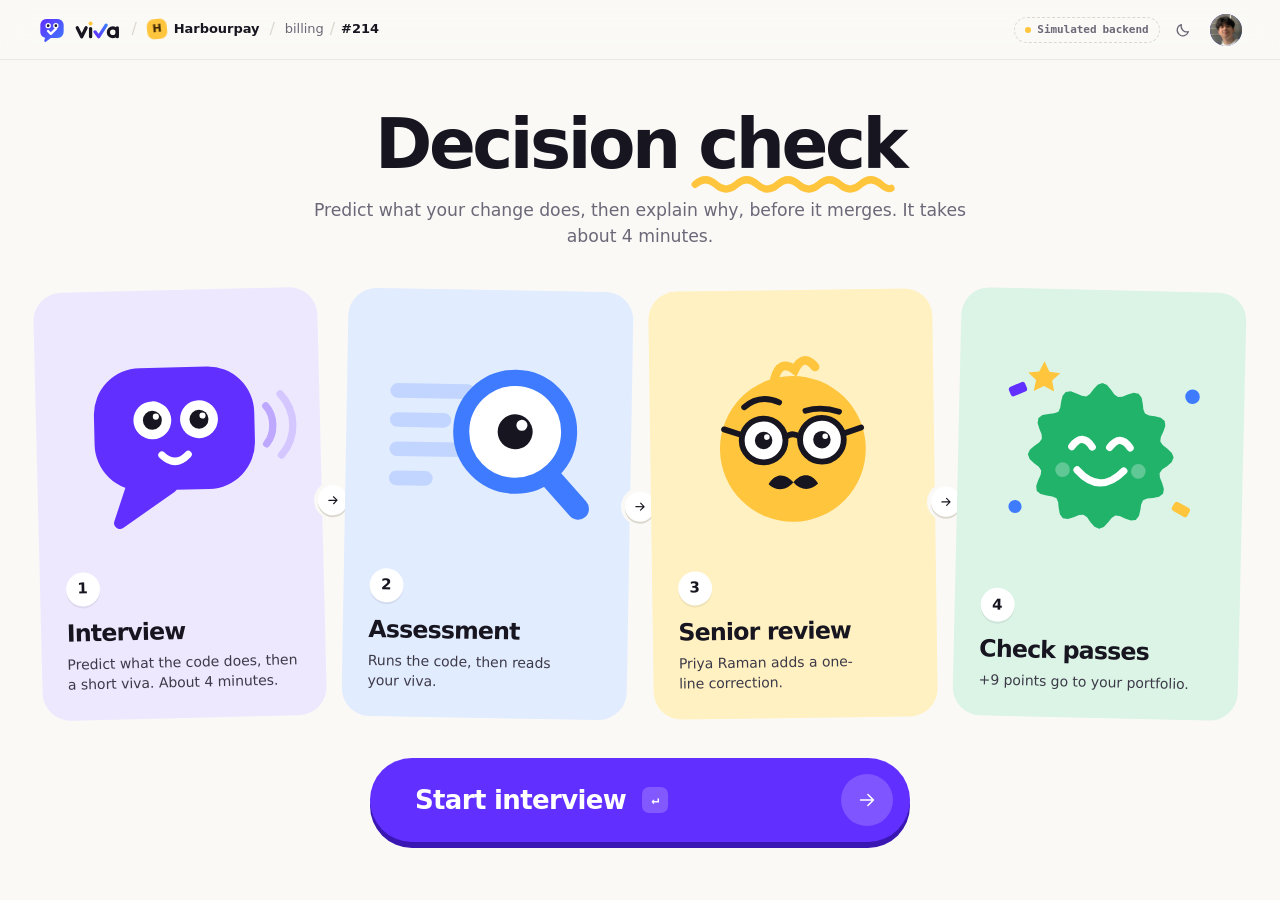
<file: pr-preview/pr-1/index.html>
<!doctype html>
<html lang="en">
<head>
  <meta charset="utf-8">
  <meta name="viewport" content="width=device-width, initial-scale=1">
  <title>Viva | Explain your pull request</title>
  <meta name="description" content="Your pull request is in. Explain how and why your change works in a few short questions, and a senior reviewer adds a one-line correction.">
  <link rel="icon" href="data:image/svg+xml,%3Csvg xmlns='http://www.w3.org/2000/svg' viewBox='0 0 24 24'%3E%3Cdefs%3E%3ClinearGradient id='g' x1='0' y1='0' x2='1' y2='1'%3E%3Cstop offset='0' stop-color='%23612fff'/%3E%3Cstop offset='1' stop-color='%233e7bff'/%3E%3C/linearGradient%3E%3C/defs%3E%3Cpath d='M7 2.5h10a5 5 0 0 1 5 5v6.3a5 5 0 0 1-5 5h-6l-4.2 3.3c-.7.6-1.7-.1-1.4-1l.7-2.5A5 5 0 0 1 2 13.8V7.5a5 5 0 0 1 5-5z' fill='url(%23g)'/%3E%3Ccircle cx='8.7' cy='8.3' r='2.3' fill='%23fff'/%3E%3Ccircle cx='15.3' cy='8.3' r='2.3' fill='%23fff'/%3E%3Ccircle cx='9' cy='8.6' r='1.15' fill='%2317151f'/%3E%3Ccircle cx='15.6' cy='8.6' r='1.15' fill='%2317151f'/%3E%3Cpath d='M8.6 12.9l2.4 2.4 4.5-4.5' fill='none' stroke='%23fff' stroke-width='2' stroke-linecap='round' stroke-linejoin='round'/%3E%3C/svg%3E">
  <script>
    /* set the theme before first paint */
    (function () {
      try {
        var t = localStorage.getItem('viva-theme') || (matchMedia('(prefers-color-scheme: dark)').matches ? 'dark' : 'light');
        document.documentElement.dataset.theme = t;
      } catch (e) { document.documentElement.dataset.theme = 'light'; }
    })();
  </script>
  <link rel="stylesheet" href="css/tokens.css">
  <link rel="stylesheet" href="css/base.css">
  <link rel="stylesheet" href="css/layout.css">
  <link rel="stylesheet" href="css/interview.css">
  <link rel="stylesheet" href="css/results.css">
</head>
<body>
  <a class="skip" href="#app">Skip to content</a>
  <header class="top">
    <div class="top-l">
      <a class="brand" href="index.html" aria-label="Viva home"><svg class="brand-mark mascot" viewBox="0 0 24 24" aria-hidden="true"><defs><linearGradient id="brand-grad" x1="0" y1="0" x2="1" y2="1"><stop offset="0" stop-color="#612fff"/><stop offset="1" stop-color="#3e7bff"/></linearGradient></defs><path d="M7 2.5h10a5 5 0 0 1 5 5v6.3a5 5 0 0 1-5 5h-6l-4.2 3.3c-.7.6-1.7-.1-1.4-1l.7-2.5A5 5 0 0 1 2 13.8V7.5a5 5 0 0 1 5-5z" fill="url(#brand-grad)"/><g class="eye" data-max=".8"><circle class="eye-w" cx="8.7" cy="8.3" r="2.3" fill="#fff"/><g class="pupil"><circle cx="8.7" cy="8.3" r="1.15" fill="#17151f"/></g></g><g class="eye" data-max=".8"><circle class="eye-w" cx="15.3" cy="8.3" r="2.3" fill="#fff"/><g class="pupil"><circle cx="15.3" cy="8.3" r="1.15" fill="#17151f"/></g></g><path d="M8.6 12.9l2.4 2.4 4.5-4.5" fill="none" stroke="#fff" stroke-width="2" stroke-linecap="round" stroke-linejoin="round"/></svg><svg class="brand-word" viewBox="0 0 62 26" aria-hidden="true"><defs><linearGradient id="word-grad" x1="0" y1="1" x2="1" y2="0"><stop offset="0" stop-color="#612fff"/><stop offset="1" stop-color="#3e7bff"/></linearGradient></defs><g fill="none" stroke-width="4.4" stroke-linecap="round" stroke-linejoin="round"><path class="bw-ink" d="M3 10l6 12 6-12"/><path class="bw-ink" d="M21 11v11"/><path d="M27 15.5l5 6.5 10-15.5" stroke="url(#word-grad)"/><circle class="bw-ink" cx="51" cy="16" r="6"/><path class="bw-ink" d="M57 10v12"/></g><circle cx="21" cy="4.4" r="2.7" style="fill:var(--lemon-strong)"/></svg></a>
      <span class="sep" aria-hidden="true">/</span>
      <span class="ws"><span class="ws-logo" data-org-initial aria-hidden="true">H</span><span data-org>Harbourpay</span></span>
      <span class="sep" aria-hidden="true">/</span>
      <span class="crumb" id="crumb"></span>
    </div>
    <nav class="rail" id="rail" aria-label="Progress" hidden></nav>
    <div class="top-end">
      <div id="rec-bar" role="status" hidden><i></i><span>Recording</span></div>
      <span id="sim-chip" title="This page runs against a built-in simulator. No server, no model and no transcription is contacted.">Simulated<span class="more"> backend</span></span>
      <button class="btn-icon" id="theme-toggle" type="button"></button>
      <a class="avatar" href="portfolio.html" aria-label="Your portfolio" title="Your portfolio"><img src="assets/avatar.jpg" alt="" width="30" height="30"></a>
    </div>
  </header>

  <main id="app" tabindex="-1"></main>

  <footer class="foot">
    <span>Viva reads your words only. Never your face, your voice tone or your expressions.</span>
    <span>Demo data and recordings stay on this device.</span>
  </footer>

  <script src="js/data.js"></script>
  <script src="js/ai.js"></script>
  <script src="js/sim.js"></script>
  <script src="js/core.js"></script>
  <script src="js/media.js"></script>
  <script src="js/interview.js"></script>
  <script src="js/results.js"></script>
  <script src="js/app.js"></script>
</body>
</html>
</file>
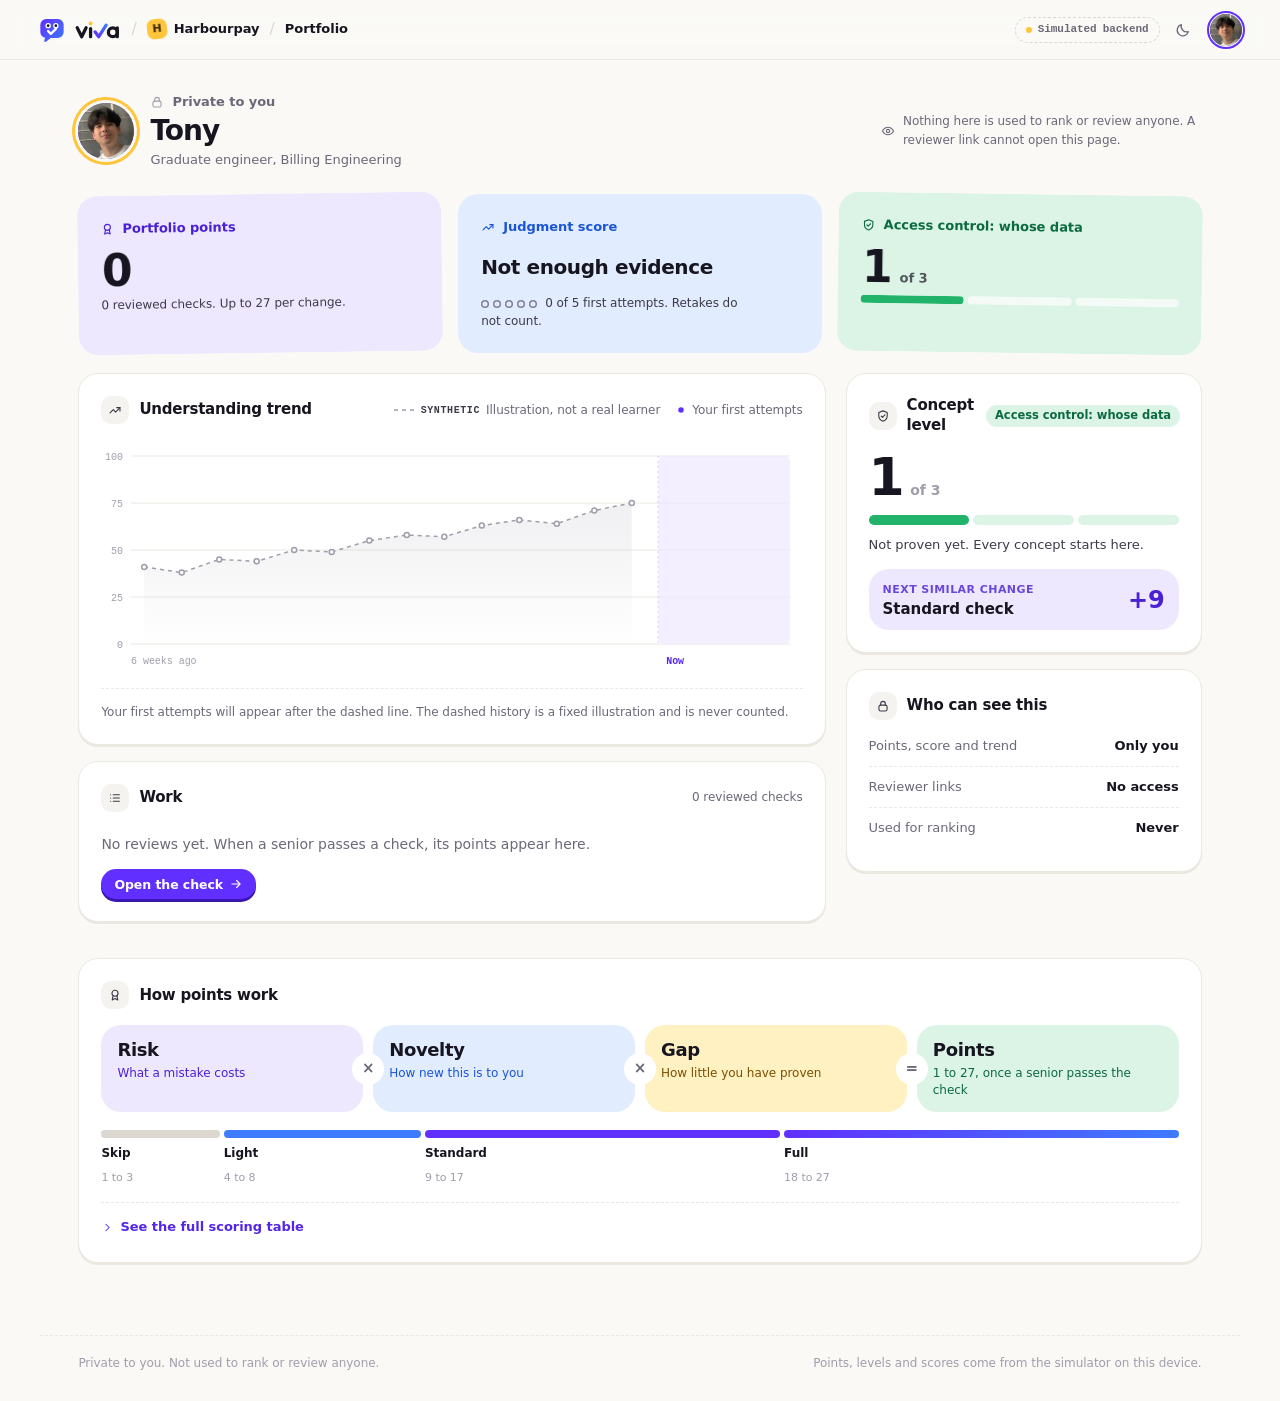
<file: pr-preview/pr-1/portfolio.html>
<!doctype html>
<html lang="en">
<head>
  <meta charset="utf-8">
  <meta name="viewport" content="width=device-width, initial-scale=1">
  <title>Portfolio | Viva</title>
  <meta name="robots" content="noindex">
  <link rel="icon" href="data:image/svg+xml,%3Csvg xmlns='http://www.w3.org/2000/svg' viewBox='0 0 24 24'%3E%3Cdefs%3E%3ClinearGradient id='g' x1='0' y1='0' x2='1' y2='1'%3E%3Cstop offset='0' stop-color='%23612fff'/%3E%3Cstop offset='1' stop-color='%233e7bff'/%3E%3C/linearGradient%3E%3C/defs%3E%3Cpath d='M7 2.5h10a5 5 0 0 1 5 5v6.3a5 5 0 0 1-5 5h-6l-4.2 3.3c-.7.6-1.7-.1-1.4-1l.7-2.5A5 5 0 0 1 2 13.8V7.5a5 5 0 0 1 5-5z' fill='url(%23g)'/%3E%3Ccircle cx='8.7' cy='8.3' r='2.3' fill='%23fff'/%3E%3Ccircle cx='15.3' cy='8.3' r='2.3' fill='%23fff'/%3E%3Ccircle cx='9' cy='8.6' r='1.15' fill='%2317151f'/%3E%3Ccircle cx='15.6' cy='8.6' r='1.15' fill='%2317151f'/%3E%3Cpath d='M8.6 12.9l2.4 2.4 4.5-4.5' fill='none' stroke='%23fff' stroke-width='2' stroke-linecap='round' stroke-linejoin='round'/%3E%3C/svg%3E">
  <script>
    /* set the theme before first paint */
    (function () {
      try {
        var t = localStorage.getItem('viva-theme') || (matchMedia('(prefers-color-scheme: dark)').matches ? 'dark' : 'light');
        document.documentElement.dataset.theme = t;
      } catch (e) { document.documentElement.dataset.theme = 'light'; }
    })();
  </script>
  <link rel="stylesheet" href="css/tokens.css">
  <link rel="stylesheet" href="css/base.css">
  <link rel="stylesheet" href="css/layout.css">
  <link rel="stylesheet" href="css/results.css">
  <link rel="stylesheet" href="css/portfolio.css">
</head>
<body>
  <a class="skip" href="#app">Skip to content</a>
  <header class="top">
    <div class="top-l">
      <a class="brand" href="index.html" aria-label="Viva home"><svg class="brand-mark mascot" viewBox="0 0 24 24" aria-hidden="true"><defs><linearGradient id="brand-grad" x1="0" y1="0" x2="1" y2="1"><stop offset="0" stop-color="#612fff"/><stop offset="1" stop-color="#3e7bff"/></linearGradient></defs><path d="M7 2.5h10a5 5 0 0 1 5 5v6.3a5 5 0 0 1-5 5h-6l-4.2 3.3c-.7.6-1.7-.1-1.4-1l.7-2.5A5 5 0 0 1 2 13.8V7.5a5 5 0 0 1 5-5z" fill="url(#brand-grad)"/><g class="eye" data-max=".8"><circle class="eye-w" cx="8.7" cy="8.3" r="2.3" fill="#fff"/><g class="pupil"><circle cx="8.7" cy="8.3" r="1.15" fill="#17151f"/></g></g><g class="eye" data-max=".8"><circle class="eye-w" cx="15.3" cy="8.3" r="2.3" fill="#fff"/><g class="pupil"><circle cx="15.3" cy="8.3" r="1.15" fill="#17151f"/></g></g><path d="M8.6 12.9l2.4 2.4 4.5-4.5" fill="none" stroke="#fff" stroke-width="2" stroke-linecap="round" stroke-linejoin="round"/></svg><svg class="brand-word" viewBox="0 0 62 26" aria-hidden="true"><defs><linearGradient id="word-grad" x1="0" y1="1" x2="1" y2="0"><stop offset="0" stop-color="#612fff"/><stop offset="1" stop-color="#3e7bff"/></linearGradient></defs><g fill="none" stroke-width="4.4" stroke-linecap="round" stroke-linejoin="round"><path class="bw-ink" d="M3 10l6 12 6-12"/><path class="bw-ink" d="M21 11v11"/><path d="M27 15.5l5 6.5 10-15.5" stroke="url(#word-grad)"/><circle class="bw-ink" cx="51" cy="16" r="6"/><path class="bw-ink" d="M57 10v12"/></g><circle cx="21" cy="4.4" r="2.7" style="fill:var(--lemon-strong)"/></svg></a>
      <span class="sep" aria-hidden="true">/</span>
      <span class="ws"><span class="ws-logo" data-org-initial aria-hidden="true">H</span><span data-org>Harbourpay</span></span>
      <span class="sep" aria-hidden="true">/</span>
      <span class="crumb" id="crumb"><b>Portfolio</b></span>
    </div>
    <div class="top-end">
      <span id="sim-chip" title="This page runs against a built-in simulator. Points, levels and scores are stored on this device only.">Simulated<span class="more"> backend</span></span>
      <button class="btn-icon" id="theme-toggle" type="button"></button>
      <a class="avatar" href="portfolio.html" aria-label="Your portfolio" aria-current="page" title="Your portfolio"><img src="assets/avatar.jpg" alt="" width="30" height="30"></a>
    </div>
  </header>

  <main id="app" tabindex="-1"></main>

  <footer class="foot">
    <span>Private to you. Not used to rank or review anyone.</span>
    <span>Points, levels and scores come from the simulator on this device.</span>
  </footer>

  <script src="js/data.js"></script>
  <script src="js/sim.js"></script>
  <script src="js/core.js"></script>
  <script src="js/results.js"></script>
  <script src="js/portfolio.js"></script>
</body>
</html>
</file>
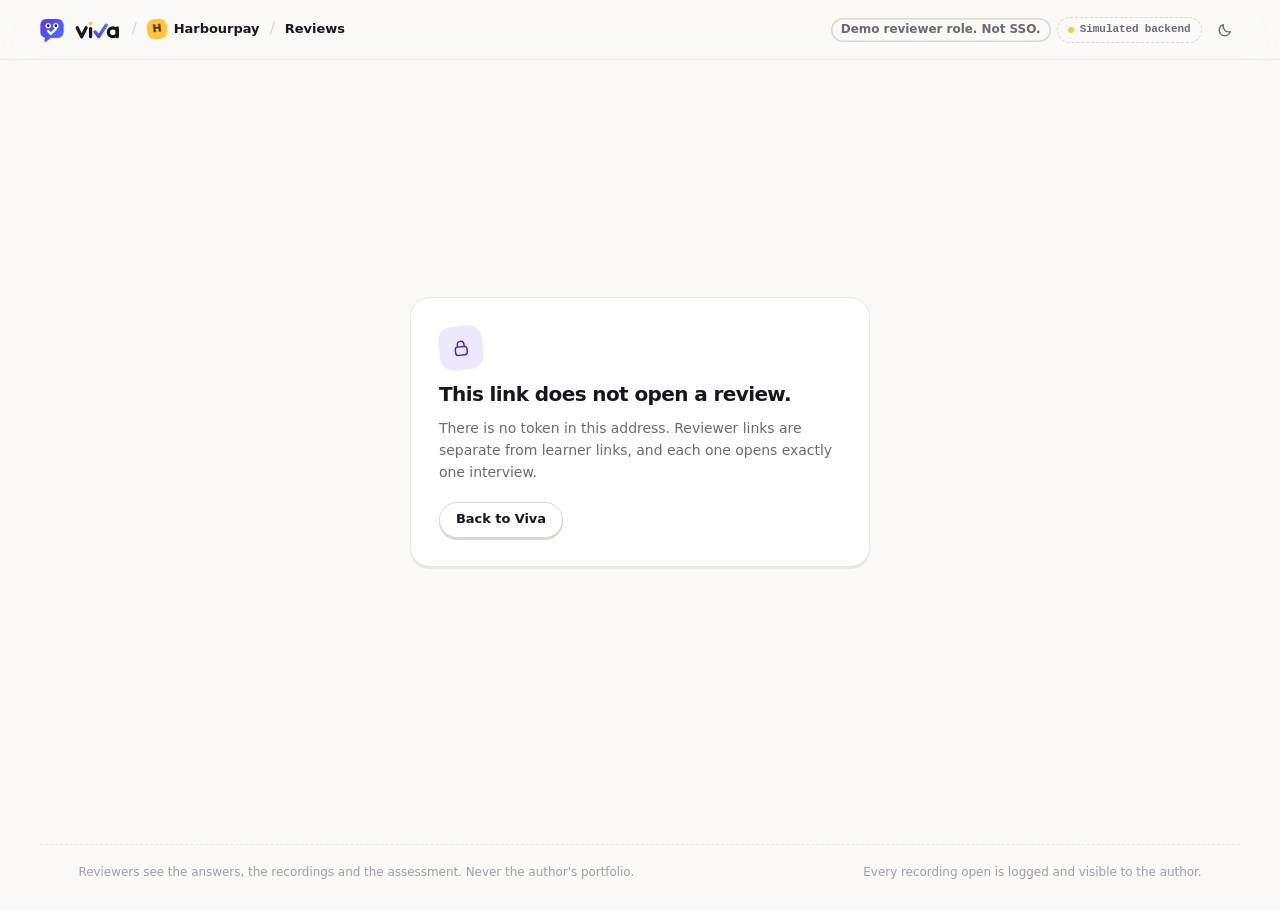
<file: pr-preview/pr-1/review.html>
<!doctype html>
<html lang="en">
<head>
  <meta charset="utf-8">
  <meta name="viewport" content="width=device-width, initial-scale=1">
  <title>Senior review | Viva</title>
  <meta name="robots" content="noindex">
  <link rel="icon" href="data:image/svg+xml,%3Csvg xmlns='http://www.w3.org/2000/svg' viewBox='0 0 24 24'%3E%3Cdefs%3E%3ClinearGradient id='g' x1='0' y1='0' x2='1' y2='1'%3E%3Cstop offset='0' stop-color='%23612fff'/%3E%3Cstop offset='1' stop-color='%233e7bff'/%3E%3C/linearGradient%3E%3C/defs%3E%3Cpath d='M7 2.5h10a5 5 0 0 1 5 5v6.3a5 5 0 0 1-5 5h-6l-4.2 3.3c-.7.6-1.7-.1-1.4-1l.7-2.5A5 5 0 0 1 2 13.8V7.5a5 5 0 0 1 5-5z' fill='url(%23g)'/%3E%3Ccircle cx='8.7' cy='8.3' r='2.3' fill='%23fff'/%3E%3Ccircle cx='15.3' cy='8.3' r='2.3' fill='%23fff'/%3E%3Ccircle cx='9' cy='8.6' r='1.15' fill='%2317151f'/%3E%3Ccircle cx='15.6' cy='8.6' r='1.15' fill='%2317151f'/%3E%3Cpath d='M8.6 12.9l2.4 2.4 4.5-4.5' fill='none' stroke='%23fff' stroke-width='2' stroke-linecap='round' stroke-linejoin='round'/%3E%3C/svg%3E">
  <script>
    (function () {
      try {
        var t = localStorage.getItem('viva-theme') || (matchMedia('(prefers-color-scheme: dark)').matches ? 'dark' : 'light');
        document.documentElement.dataset.theme = t;
      } catch (e) { document.documentElement.dataset.theme = 'light'; }
    })();
  </script>
  <link rel="stylesheet" href="css/tokens.css">
  <link rel="stylesheet" href="css/base.css">
  <link rel="stylesheet" href="css/layout.css">
  <link rel="stylesheet" href="css/results.css">
  <link rel="stylesheet" href="css/review.css">
</head>
<body>
  <a class="skip" href="#app">Skip to content</a>
  <header class="top">
    <div class="top-l">
      <a class="brand" href="index.html" aria-label="Viva home"><svg class="brand-mark mascot" viewBox="0 0 24 24" aria-hidden="true"><defs><linearGradient id="brand-grad" x1="0" y1="0" x2="1" y2="1"><stop offset="0" stop-color="#612fff"/><stop offset="1" stop-color="#3e7bff"/></linearGradient></defs><path d="M7 2.5h10a5 5 0 0 1 5 5v6.3a5 5 0 0 1-5 5h-6l-4.2 3.3c-.7.6-1.7-.1-1.4-1l.7-2.5A5 5 0 0 1 2 13.8V7.5a5 5 0 0 1 5-5z" fill="url(#brand-grad)"/><g class="eye" data-max=".8"><circle class="eye-w" cx="8.7" cy="8.3" r="2.3" fill="#fff"/><g class="pupil"><circle cx="8.7" cy="8.3" r="1.15" fill="#17151f"/></g></g><g class="eye" data-max=".8"><circle class="eye-w" cx="15.3" cy="8.3" r="2.3" fill="#fff"/><g class="pupil"><circle cx="15.3" cy="8.3" r="1.15" fill="#17151f"/></g></g><path d="M8.6 12.9l2.4 2.4 4.5-4.5" fill="none" stroke="#fff" stroke-width="2" stroke-linecap="round" stroke-linejoin="round"/></svg><svg class="brand-word" viewBox="0 0 62 26" aria-hidden="true"><defs><linearGradient id="word-grad" x1="0" y1="1" x2="1" y2="0"><stop offset="0" stop-color="#612fff"/><stop offset="1" stop-color="#3e7bff"/></linearGradient></defs><g fill="none" stroke-width="4.4" stroke-linecap="round" stroke-linejoin="round"><path class="bw-ink" d="M3 10l6 12 6-12"/><path class="bw-ink" d="M21 11v11"/><path d="M27 15.5l5 6.5 10-15.5" stroke="url(#word-grad)"/><circle class="bw-ink" cx="51" cy="16" r="6"/><path class="bw-ink" d="M57 10v12"/></g><circle cx="21" cy="4.4" r="2.7" style="fill:var(--lemon-strong)"/></svg></a>
      <span class="sep" aria-hidden="true">/</span>
      <span class="ws"><span class="ws-logo" data-org-initial aria-hidden="true">H</span><span data-org>Harbourpay</span></span>
      <span class="sep" aria-hidden="true">/</span>
      <span class="crumb" id="crumb"><b>Reviews</b></span>
    </div>
    <div class="top-end">
      <span class="badge" data-tone="plain" id="role-badge" title="The reviewer role comes from the link token. There is no sign-in in the demo.">Demo reviewer role. Not SSO.</span>
      <span id="sim-chip" title="This page runs against a built-in simulator.">Simulated<span class="more"> backend</span></span>
      <button class="btn-icon" id="theme-toggle" type="button"></button>
    </div>
  </header>

  <main id="app" tabindex="-1"></main>

  <footer class="foot">
    <span>Reviewers see the answers, the recordings and the assessment. Never the author's portfolio.</span>
    <span>Every recording open is logged and visible to the author.</span>
  </footer>

  <script src="js/data.js"></script>
  <script src="js/sim.js"></script>
  <script src="js/core.js"></script>
  <script src="js/results.js"></script>
  <script src="js/review.js"></script>
</body>
</html>
</file>
<file: pr-preview/pr-1/css/tokens.css>
/* Design tokens. Warm paper, one violet accent with blue as its partner, and four pastels that colour-code the four
   steps of a check: interview (lilac), assessment (sky), senior review (lemon), check passes (mint).
   GitHub's own status colours (--gh-*) appear only inside the GitHub check preview. */

:root {
  color-scheme: light;

  --canvas: #faf9f6;
  --surface: #ffffff;
  --surface-2: #f5f3ef;
  --sunken: #f3f1ec;
  --ink: #17151f;
  --ink-2: #3d3a48;
  --muted: #6c6878;
  --faint: #a19dab;
  --line: #ebe8e2;
  --line-strong: #dcd8cf;

  --accent: #612fff;
  --accent-hover: #6f42ff;
  --accent-deep: #3a17b3;
  --accent-ink: #5426e8;
  --accent-soft: #efe9ff;
  --accent-line: #dbcfff;
  --blue: #3e7bff;
  --blue-ink: #1d5be3;
  --blue-soft: #e5eeff;
  --blue-line: #c7d9ff;
  --grad: linear-gradient(120deg, #612fff 0%, #3e7bff 100%);
  --danger: #d6344f;
  --danger-soft: #fdecef;

  /* the four steps: a pastel ground, a strong fill for the characters, and an ink for text on the pastel */
  --lilac: #eee8ff;  --lilac-strong: #612fff; --lilac-ink: #4a20d4;
  --sky: #e2ecff;    --sky-strong: #3e7bff;   --sky-ink: #1a55d6;
  --lemon: #fff1c2;  --lemon-strong: #ffc53d; --lemon-ink: #7a5000;
  --mint: #dbf4e6;   --mint-strong: #22b36b;  --mint-ink: #0c6a40;
  --pupil: #17151f;
  --peng: #1f1d2b;

  --gh-ok: #1a7f37;
  --gh-wait: #bf8700;
  --gh-fail: #cf222e;

  --shadow-1: 0 1px 0 rgb(23 21 31 / .04);
  --shadow-2: 0 2px 0 rgb(23 21 31 / .04), 0 10px 24px -12px rgb(23 21 31 / .14);
  --shadow-pop: 0 0 0 1px rgb(23 21 31 / .05), 0 16px 36px -12px rgb(23 21 31 / .22), 0 3px 8px -3px rgb(23 21 31 / .08);
  --focus: 0 0 0 4px color-mix(in srgb, var(--accent) 22%, transparent);

  --font-sans: ui-sans-serif, -apple-system, BlinkMacSystemFont, 'SF Pro Text', 'Segoe UI Variable Text', 'Segoe UI', system-ui, sans-serif;
  --font-display: -apple-system, BlinkMacSystemFont, 'SF Pro Display', 'Segoe UI Variable Display', 'Segoe UI', system-ui, sans-serif;
  --font-mono: ui-monospace, 'SF Mono', 'JetBrains Mono', 'Cascadia Code', Menlo, Consolas, monospace;

  /* shape: one scale, rounder than a tool, flatter than a toy */
  --r-1: 8px;
  --r-2: 12px;
  --r-3: 20px;
  --r-4: 28px;
  --r-pill: 999px;

  /* layout */
  --gutter: clamp(16px, 3vw, 40px);
  --maxw: 1200px;
  --top-h: 60px;

  /* motion: springy with a little overshoot. JS replaces --spring and --bounce with sampled springs. */
  --ease: cubic-bezier(.2, .8, .2, 1);
  --ease-io: cubic-bezier(.65, 0, .35, 1);
  --spring: cubic-bezier(.2, .8, .2, 1);
  --bounce: cubic-bezier(.34, 1.56, .64, 1);
  --t-fast: 120ms;
  --t: 200ms;

  --z-top: 40;
  --z-drawer: 60;
  --z-portal: 70;
  --z-toast: 80;
  --z-confetti: 90;
}

:root[data-theme='dark'] {
  color-scheme: dark;

  --canvas: #111016;
  --surface: #1a1921;
  --surface-2: #22202b;
  --sunken: #15141b;
  --ink: #f5f3fa;
  --ink-2: #cdc9d8;
  --muted: #a09bb0;
  --faint: #6f6a7e;
  --line: #2a2833;
  --line-strong: #37343f;

  --accent: #7b55ff;
  --accent-hover: #8b69ff;
  --accent-deep: #3f1fb0;
  --accent-ink: #b09aff;
  --accent-soft: #231b42;
  --accent-line: #3d2e7c;
  --blue: #5b8cff;
  --blue-ink: #9bbaff;
  --blue-soft: #14213d;
  --blue-line: #223c74;
  --grad: linear-gradient(120deg, #7b55ff 0%, #4f86ff 100%);
  --danger: #ff6b86;
  --danger-soft: #2c1219;

  --lilac: #231c40;  --lilac-strong: #7b55ff; --lilac-ink: #c2b2ff;
  --sky: #142340;    --sky-strong: #4f86ff;   --sky-ink: #a9c4ff;
  --lemon: #332a0f;  --lemon-strong: #f2b92e; --lemon-ink: #ffd978;
  --mint: #0f2b1f;   --mint-strong: #2fc27a;  --mint-ink: #86e3b3;
  --pupil: #17151f;
  --peng: #3b3752;

  --gh-ok: #3fb950;
  --gh-wait: #d29922;
  --gh-fail: #f85149;

  --shadow-1: 0 1px 0 rgb(0 0 0 / .3);
  --shadow-2: 0 2px 0 rgb(0 0 0 / .3), 0 12px 28px -12px rgb(0 0 0 / .7);
  --shadow-pop: 0 0 0 1px rgb(255 255 255 / .07), 0 18px 44px -14px rgb(0 0 0 / .8), 0 3px 10px -3px rgb(0 0 0 / .5);
}
</file>
<file: pr-preview/pr-1/css/base.css>
/* Reset, typography, shared controls, the characters, confetti and the page portal. */

*, *::before, *::after { box-sizing: border-box; }
html { -webkit-text-size-adjust: 100%; }
body {
  margin: 0;
  min-height: 100dvh;
  background: var(--canvas);
  color: var(--ink);
  font: 400 .875rem/1.55 var(--font-sans);
  letter-spacing: -.003em;
  -webkit-font-smoothing: antialiased;
  text-rendering: optimizeLegibility;
}
h1, h2, h3, h4, p, ul, ol, dl, dd, figure, blockquote { margin: 0; }
p, li, dd, blockquote { text-wrap: pretty; }
ul, ol { padding: 0; list-style: none; }
button, input, textarea, select { font: inherit; color: inherit; letter-spacing: inherit; }
button { cursor: pointer; }
a { color: inherit; text-decoration: none; }
img, svg, video, canvas { display: block; max-width: 100%; }
[hidden] { display: none !important; }
::selection { background: color-mix(in srgb, var(--accent) 22%, transparent); }
:focus-visible { outline: 2px solid var(--accent); outline-offset: 3px; border-radius: 6px; }
.sr-only { position: absolute; width: 1px; height: 1px; overflow: hidden; clip: rect(0 0 0 0); white-space: nowrap; }
.pre { opacity: 0; } /* waiting for its scroll reveal (core.js observe) */

/* view transition for the theme switch: the new theme is revealed by a circle (see core.js) */
::view-transition-old(root), ::view-transition-new(root) { animation: none; mix-blend-mode: normal; }
::view-transition-old(root) { z-index: 1; }
::view-transition-new(root) { z-index: 2; }

/* ---------- type ---------- */
.h1 { font: 700 1.625rem/1.2 var(--font-display); letter-spacing: -.03em; }
.lede { font-size: .9375rem; line-height: 1.55; color: var(--muted); max-width: 62ch; }
.muted { color: var(--muted); }
.small { font-size: .8125rem; }
.mono { font-family: var(--font-mono); font-size: .92em; letter-spacing: 0; }
.num { font-variant-numeric: tabular-nums; }
.label { font-size: .75rem; font-weight: 600; color: var(--muted); }
.ico { flex: none; }

/* ---------- buttons: pills; the primary one sits on a hard shadow and presses down ---------- */
.btn {
  position: relative; display: inline-flex; align-items: center; justify-content: center; gap: 8px;
  height: 36px; padding: 0 16px;
  border: 1.5px solid transparent; border-radius: var(--r-pill);
  font-size: .8125rem; font-weight: 650; letter-spacing: -.005em;
  white-space: nowrap; text-decoration: none;
  transition: background-color var(--t) var(--ease), border-color var(--t) var(--ease), color var(--t) var(--ease), box-shadow 160ms var(--ease), transform 160ms var(--spring);
}
.btn[disabled], .btn[aria-disabled='true'] { opacity: .45; cursor: not-allowed; pointer-events: none; }
.btn-primary { --lift: 3px; background: var(--accent); color: #fff; box-shadow: 0 var(--lift) 0 var(--accent-deep); }
.btn-primary:hover { background: var(--accent-hover); transform: translateY(-1px); box-shadow: 0 calc(var(--lift) + 1px) 0 var(--accent-deep); }
.btn-primary:active { transform: translateY(var(--lift)); box-shadow: 0 0 0 var(--accent-deep); transition-duration: 60ms; }
.btn-primary[disabled] { opacity: 1; background: var(--surface-2); color: var(--faint); box-shadow: 0 var(--lift) 0 var(--line); }
.btn-secondary { background: var(--surface); color: var(--ink); border-color: var(--line-strong); box-shadow: 0 2px 0 var(--line-strong); }
.btn-secondary:hover { transform: translateY(-1px); box-shadow: 0 3px 0 var(--line-strong); }
.btn-secondary:active { transform: translateY(2px); box-shadow: 0 0 0 var(--line-strong); transition-duration: 60ms; }
.btn-ghost { background: transparent; color: var(--ink-2); }
.btn-ghost:hover { background: var(--surface-2); color: var(--ink); }
.btn-danger { background: var(--surface); color: var(--danger); border-color: color-mix(in srgb, var(--danger) 35%, var(--line-strong)); }
.btn-danger:hover { background: var(--danger-soft); }
.btn-sm { height: 30px; padding: 0 12px; gap: 6px; font-size: .78125rem; }
.btn-lg { --lift: 4px; height: 44px; padding: 0 22px; font-size: .9375rem; }
.btn-xl { --lift: 6px; height: 84px; min-width: min(540px, 100%); padding: 0 16px 0 44px; gap: 16px; font: 750 1.625rem/1 var(--font-display); letter-spacing: -.025em; }
.btn .arrow { display: inline-grid; place-items: center; transition: transform 260ms var(--bounce); }
.btn:hover .arrow { transform: translateX(3px); }
.btn-xl .arrow { width: 52px; height: 52px; margin-left: auto; border-radius: 50%; background: rgb(255 255 255 / .18); }
.btn kbd { height: 18px; min-width: 18px; margin-right: -4px; background: rgb(255 255 255 / .2); border-color: transparent; color: inherit; }
.btn-xl kbd { height: 26px; min-width: 26px; font-size: .8125rem; border-radius: 7px; }
.btn-secondary kbd, .btn-ghost kbd { background: var(--surface-2); border-color: var(--line); color: var(--muted); }

.btn-icon {
  display: inline-grid; place-items: center; flex: none;
  width: 34px; height: 34px;
  border: 0; border-radius: 50%;
  background: transparent; color: var(--muted);
  transition: background-color var(--t) var(--ease), color var(--t) var(--ease), transform 220ms var(--bounce);
}
.btn-icon:hover { background: var(--surface-2); color: var(--ink); transform: rotate(-8deg); }
.btn-icon:active { transform: scale(.9); }
.btn-text { border: 0; background: none; padding: 0; font-size: .8125rem; font-weight: 650; color: var(--accent-ink); }
.btn-text:hover { text-decoration: underline; text-decoration-style: wavy; text-underline-offset: .25em; }

kbd {
  display: inline-grid; place-items: center;
  height: 20px; min-width: 20px; padding: 0 5px;
  border: 1px solid var(--line-strong); border-radius: 6px;
  background: var(--surface-2); color: var(--muted);
  font: 600 .6875rem/1 var(--font-mono);
}

/* ---------- badges (status) and tags (labels): both are soft pills ---------- */
.badge, .tag {
  display: inline-flex; align-items: center; gap: 6px;
  height: 24px; padding: 0 10px;
  border-radius: var(--r-pill);
  background: var(--surface-2); color: var(--ink-2);
  font-size: .75rem; font-weight: 650; white-space: nowrap;
}
.tag { height: 22px; padding: 0 9px; font-size: .71875rem; color: var(--muted); }
.badge .dot { width: 7px; height: 7px; border-radius: 50%; background: currentColor; }
[data-tone='accent'], [data-tone='lilac'] { background: var(--lilac); color: var(--lilac-ink); }
[data-tone='blue'], [data-tone='sky'] { background: var(--sky); color: var(--sky-ink); }
[data-tone='lemon'] { background: var(--lemon); color: var(--lemon-ink); }
[data-tone='mint'] { background: var(--mint); color: var(--mint-ink); }
.badge[data-tone='solid'] { background: var(--accent); color: #fff; }
.badge[data-tone='plain'] { background: transparent; color: var(--muted); box-shadow: inset 0 0 0 1.5px var(--line-strong); }
.dot[data-live] { animation: live 1.6s ease-in-out infinite; }
@keyframes live { 50% { opacity: .3; transform: scale(.8); } }

/* ---------- cards ---------- */
.card { position: relative; min-width: 0; padding: 22px; border: 1px solid var(--line); border-radius: var(--r-3); background: var(--surface); box-shadow: 0 2px 0 var(--line); }
.card[data-tone] { border-color: transparent; box-shadow: none; }
.card[data-tone='lilac'] { background: var(--lilac); }
.card[data-tone='sky'] { background: var(--sky); }
.card[data-tone='lemon'] { background: var(--lemon); }
.card[data-tone='mint'] { background: var(--mint); }
.card-h { display: flex; align-items: center; justify-content: space-between; gap: 12px; min-height: 24px; margin-bottom: 16px; }
.card-h h2, .card-h h3 { display: flex; align-items: center; gap: 10px; font: 700 .9375rem/1.3 var(--font-display); letter-spacing: -.015em; }
.card-h .meta { font-size: .75rem; color: var(--muted); }
.card-foot { margin-top: 16px; padding-top: 14px; border-top: 1.5px dashed var(--line); font-size: .75rem; color: var(--muted); }
/* a small coloured bubble in front of a card title */
.bub { display: inline-grid; place-items: center; flex: none; width: 28px; height: 28px; border-radius: 10px; background: var(--surface-2); color: var(--ink-2); }

.kv { display: grid; }
.kv > div { display: grid; grid-template-columns: minmax(0, 1fr) auto; gap: 12px; align-items: baseline; padding: 10px 0; border-top: 1.5px dashed var(--line); }
.kv > div:first-child { border-top: 0; padding-top: 0; }
.kv dt { color: var(--muted); }
.kv dd { font-weight: 650; text-align: right; }

/* ---------- avatars ---------- */
.av {
  --s: 24px;
  position: relative; display: inline-grid; place-items: center; flex: none;
  width: var(--s); height: var(--s); border-radius: 50%;
  background: var(--grad); color: #fff;
  font-size: calc(var(--s) * .4); font-weight: 700; letter-spacing: 0;
  overflow: hidden;
}
.av img { position: absolute; inset: 0; width: 100%; height: 100%; object-fit: cover; object-position: 50% 30%; }
.av[data-tone='ink'] { background: var(--ink); color: var(--surface); }
.av[data-tone='lemon'] { background: var(--lemon-strong); color: #3a2600; }

/* ---------- forms ---------- */
.field + .field { margin-top: 18px; }
.field > label, .form-label { display: block; margin-bottom: 6px; font-size: .8125rem; font-weight: 650; }
.hint { display: block; margin-top: 6px; font-size: .75rem; color: var(--muted); }
.error-text { display: block; margin-top: 8px; font-size: .8125rem; font-weight: 560; color: var(--danger); }
.textarea {
  display: block; width: 100%; min-height: 112px;
  padding: 12px 14px;
  border: 1.5px solid var(--line-strong); border-radius: var(--r-2);
  background: var(--surface);
  line-height: 1.55; resize: vertical;
  transition: border-color var(--t) var(--ease), box-shadow var(--t) var(--ease);
}
.textarea:hover { border-color: var(--faint); }
.textarea:focus { outline: none; border-color: var(--accent); box-shadow: var(--focus); }
.textarea::placeholder { color: var(--faint); opacity: 1; }

.check { display: flex; gap: 10px; align-items: flex-start; margin: 0; font-size: .8125rem; cursor: pointer; }
.check input { appearance: none; flex: none; width: 18px; height: 18px; margin: 0; border: 1.5px solid var(--faint); border-radius: 6px; background: var(--surface); display: grid; place-content: center; transition: background-color var(--t), border-color var(--t); }
.check input::after { content: ''; width: 8px; height: 5px; border: 2px solid #fff; border-top: 0; border-right: 0; transform: rotate(-45deg) scale(0) translateY(-1px); transition: transform 260ms var(--bounce); }
.check input:checked { background: var(--accent); border-color: var(--accent); }
.check input:checked::after { transform: rotate(-45deg) scale(1) translateY(-1px); }

/* segmented control: a violet pill slides to the checked radio */
.seg {
  --n: 2; --i: 0;
  position: relative; display: grid; grid-template-columns: repeat(var(--n), 1fr);
  padding: 4px; border-radius: var(--r-pill);
  background: var(--sunken); box-shadow: inset 0 0 0 1px var(--line);
}
.seg > label { position: relative; z-index: 1; margin: 0; }
.seg input { position: absolute; opacity: 0; inset: 0; }
.seg label span {
  display: flex; align-items: center; justify-content: center; gap: 6px;
  height: 30px; padding: 0 14px;
  border-radius: var(--r-pill); font-size: .8125rem; font-weight: 650; color: var(--muted);
  cursor: pointer; transition: color var(--t) var(--ease);
}
.seg input:checked + span { color: #fff; }
.seg input:focus-visible + span { outline: 2px solid var(--accent); outline-offset: 2px; }
.seg-thumb {
  position: absolute; z-index: 0; top: 4px; bottom: 4px; left: 4px;
  width: calc((100% - 8px) / var(--n));
  border-radius: var(--r-pill); background: var(--accent);
  box-shadow: 0 2px 0 var(--accent-deep);
  transform: translateX(calc(var(--i) * 100%));
  transition: transform 420ms var(--bounce), opacity var(--t);
}
.seg[data-empty] .seg-thumb { opacity: 0; }
.seg[data-empty] input:checked + span { color: var(--muted); }

/* ---------- odometer digits ---------- */
.odo { display: inline-flex; font-variant-numeric: tabular-nums; line-height: 1; white-space: nowrap; }
.odo-d { position: relative; display: inline-block; height: 1em; width: 1ch; overflow: clip; padding-block: .08em; margin-block: -.08em; }
.odo-col { display: flex; flex-direction: column; will-change: transform; }
.odo-col i { display: block; height: 1em; line-height: 1em; font-style: normal; text-align: center; }
.odo-s { display: inline-block; width: .34em; text-align: center; }

/* ---------- the characters (core.js mascot): eyes follow the pointer and blink now and then ---------- */
.mascot { display: block; width: 100%; height: 100%; overflow: visible; }
.mascot .eye { transform-box: fill-box; transform-origin: center; animation: blink var(--blink, 5s) var(--blink-delay, 0s) infinite; }
.mascot .pupil { transition: transform 120ms linear; }
@keyframes blink { 0%, 93%, 100% { transform: scaleY(1); } 95% { transform: scaleY(.08); } }

/* ---------- confetti and the portal between pages ---------- */
.confetti { position: fixed; inset: 0; z-index: var(--z-confetti); pointer-events: none; overflow: hidden; }
.confetti i { position: absolute; width: 8px; height: 12px; margin: -6px 0 0 -4px; border-radius: 2px; }
.confetti i:nth-child(3n) { width: 10px; height: 10px; border-radius: 50%; }
.portal { position: fixed; inset: 0; z-index: var(--z-portal); pointer-events: none; background: var(--accent); }

/* ---------- toast and dialog ---------- */
#toasts { position: fixed; z-index: var(--z-toast); right: 20px; bottom: 20px; display: grid; gap: 8px; justify-items: end; max-width: min(460px, calc(100vw - 32px)); }
.toast {
  display: flex; align-items: center; gap: 12px;
  padding: 10px 10px 10px 16px;
  border-radius: var(--r-pill);
  background: var(--ink); color: var(--canvas); box-shadow: var(--shadow-pop);
  font-size: .8125rem; font-weight: 560;
}
.toast::before { content: ''; flex: none; width: 8px; height: 8px; border-radius: 50%; background: var(--lemon-strong); }
.toast.error::before { background: var(--danger); }
.toast-msg { flex: 1; }
.toast .btn-text { white-space: nowrap; color: var(--lemon-strong); }
.toast-x { display: grid; place-items: center; width: 26px; height: 26px; border: 0; border-radius: 50%; background: none; color: inherit; opacity: .6; }
.toast-x:hover { opacity: 1; background: rgb(255 255 255 / .12); }

.dialog {
  width: min(420px, calc(100vw - 32px));
  padding: 24px; border: 0; border-radius: var(--r-4);
  background: var(--surface); color: var(--ink); box-shadow: var(--shadow-pop);
}
.dialog::backdrop { background: rgb(17 16 22 / .34); backdrop-filter: blur(4px); }
.dialog h2 { margin-bottom: 6px; font: 700 1.125rem/1.3 var(--font-display); letter-spacing: -.02em; }
.dialog p { font-size: .8125rem; }
.dialog-actions { display: flex; justify-content: flex-end; gap: 8px; margin-top: 22px; }

@media (prefers-reduced-motion: reduce) {
  *, *::before, *::after { animation-duration: .001ms !important; animation-delay: 0s !important; animation-iteration-count: 1 !important; transition-duration: .001ms !important; transition-delay: 0s !important; }
}
@media (prefers-reduced-transparency: reduce) {
  .dialog::backdrop { backdrop-filter: none; }
}

/* ---------- choice cards (radio): the predictions and the reviewer decision ---------- */
.ev {
  position: relative; display: grid; grid-template-columns: 18px minmax(0, 1fr); gap: 10px; align-items: start;
  padding: 12px 14px; cursor: pointer;
  border: 1.5px solid var(--line-strong); border-radius: var(--r-3); background: var(--surface);
  transition: border-color var(--t), background-color var(--t), box-shadow var(--t);
}
.ev:hover { background: var(--surface-2); }
.ev input { position: absolute; opacity: 0; }
.ev-mark { display: grid; place-items: center; width: 16px; height: 16px; margin-top: 2px; border: 1px solid var(--faint); border-radius: 50%; transition: background-color var(--t), border-color var(--t); }
.ev-mark::after { content: ''; width: 6px; height: 6px; border-radius: 50%; background: #fff; transform: scale(0); transition: transform 240ms var(--spring); }
.ev input:checked ~ .ev-mark { background: var(--accent); border-color: var(--accent); }
.ev input:checked ~ .ev-mark::after { transform: scale(1); }
.ev:has(input:checked) { border-color: var(--accent); background: color-mix(in srgb, var(--accent) 5%, var(--surface)); box-shadow: var(--focus); }
.ev:has(input:focus-visible) { outline: 2px solid var(--accent); outline-offset: 2px; }
.ev-text { font-size: .8125rem; line-height: 1.45; }
.ev-text b { display: block; font-weight: 600; }
.ev-text em { display: block; margin-top: 1px; font-style: normal; color: var(--muted); font-size: .75rem; }
</file>
<file: pr-preview/pr-1/css/layout.css>
/* Shell (header, progress rail, footer, presenter drawer), page frame, the check page and the flow. */

.skip { position: absolute; left: 16px; top: 0; z-index: 100; padding: 8px 14px; border-radius: var(--r-pill); background: var(--ink); color: var(--surface); transform: translateY(-140%); transition: transform var(--t); }
.skip:focus { transform: translateY(10px); }

/* ---------- header ---------- */
.top {
  position: sticky; top: 0; z-index: var(--z-top);
  display: grid; grid-template-columns: minmax(0, 1fr) auto minmax(0, 1fr); align-items: center; gap: 16px;
  height: var(--top-h); padding: 0 var(--gutter);
  background: color-mix(in srgb, var(--canvas) 84%, transparent);
  -webkit-backdrop-filter: blur(14px) saturate(160%); backdrop-filter: blur(14px) saturate(160%);
  border-bottom: 1px solid var(--line);
}
.top-l { display: flex; align-items: center; gap: 10px; min-width: 0; overflow: hidden; font-size: .8125rem; }
.brand { display: inline-flex; align-items: center; gap: 9px; flex: none; font: 800 1.0625rem/1 var(--font-display); letter-spacing: -.035em; }
.brand-mark { width: 28px; height: 28px; transition: transform 500ms var(--bounce); }
.brand:hover .brand-mark { transform: rotate(-10deg) scale(1.08); }
.brand-word { width: 46px; height: 20px; overflow: visible; }
.brand-word .bw-ink { stroke: var(--ink); }
.brand-word path[stroke^='url'] { stroke-dasharray: 30; transition: stroke-dashoffset 600ms var(--ease); }
.brand:hover .brand-word path[stroke^='url'] { animation: recheck 700ms var(--ease-io); }
@keyframes recheck { 0% { stroke-dashoffset: 0; } 45% { stroke-dashoffset: 30; } 100% { stroke-dashoffset: 0; } }
.sep { flex: none; color: var(--line-strong); font-size: 1rem; font-weight: 300; }
.ws { display: inline-flex; align-items: center; gap: 7px; flex: none; font-weight: 650; }
.ws-logo { display: grid; place-items: center; width: 20px; height: 20px; border-radius: 7px; background: var(--lemon-strong); color: #3a2600; font-size: .6875rem; font-weight: 800; transform: rotate(-6deg); }
.crumb { display: inline-flex; align-items: center; gap: 6px; min-width: 0; color: var(--muted); white-space: nowrap; overflow: hidden; }
.crumb b { font-weight: 650; color: var(--ink); overflow: hidden; text-overflow: ellipsis; }
.top-end { grid-column: 3; justify-self: end; display: flex; align-items: center; gap: 6px; }

#sim-chip {
  display: inline-flex; align-items: center; gap: 6px; height: 26px; padding: 0 10px;
  border: 1.5px dashed var(--line-strong); border-radius: var(--r-pill);
  font: 600 .6875rem/1 var(--font-mono); color: var(--muted); white-space: nowrap; cursor: help;
}
#sim-chip::before { content: ''; width: 6px; height: 6px; border-radius: 50%; background: var(--lemon-strong); }

/* the person's avatar: top right, opens the portfolio */
.avatar { position: relative; display: inline-grid; place-items: center; flex: none; width: 32px; height: 32px; margin-left: 4px; border-radius: 50%; background: var(--grad); color: #fff; font-size: .75rem; font-weight: 700; transition: transform 400ms var(--bounce); }
.avatar::before { content: attr(data-initial); }
.avatar img { position: absolute; inset: 0; width: 100%; height: 100%; border-radius: 50%; object-fit: cover; object-position: 50% 30%; }
.avatar::after { content: ''; position: absolute; inset: -3px; border: 2px solid transparent; border-radius: 50%; transition: border-color var(--t); }
.avatar:hover { transform: scale(1.08) rotate(-4deg); }
.avatar:hover::after, .avatar[aria-current='page']::after { border-color: var(--accent); }

/* recording pill, shown while a clip is being recorded */
#rec-bar { display: inline-flex; align-items: center; gap: 7px; height: 28px; padding: 0 12px; border-radius: var(--r-pill); background: var(--danger); color: #fff; font-size: .75rem; font-weight: 700; white-space: nowrap; }
#rec-bar i { width: 7px; height: 7px; border-radius: 50%; background: #fff; animation: live 1.2s ease-in-out infinite; }

/* ---------- progress rail: Check, Interview, Results ---------- */
.rail { grid-column: 2; }
.rail-list { --n: 3; --p: 0; position: relative; display: grid; grid-template-columns: repeat(var(--n), minmax(92px, auto)); padding: 4px; border-radius: var(--r-pill); background: var(--sunken); box-shadow: inset 0 0 0 1px var(--line); }
.rail-step { position: relative; z-index: 1; display: flex; justify-content: center; align-items: center; gap: 6px; height: 30px; padding: 0 12px; font-size: .75rem; font-weight: 650; color: var(--faint); white-space: nowrap; transition: color var(--t); }
.rail-step b { display: grid; place-items: center; width: 17px; height: 17px; border-radius: 50%; background: var(--surface); font-size: .625rem; font-weight: 800; color: var(--muted); transition: background-color var(--t), color var(--t); }
.rail-step[data-state='done'] { color: var(--ink-2); }
.rail-step[data-state='done'] b { background: var(--mint-strong); color: #fff; }
.rail-step[data-state='current'] { color: #fff; }
.rail-step[data-state='current'] b { background: rgb(255 255 255 / .22); color: #fff; }
.rail-fill { position: absolute; z-index: 0; top: 4px; bottom: 4px; left: 4px; width: calc((100% - 8px) / var(--n)); border-radius: var(--r-pill); background: var(--accent); box-shadow: 0 2px 0 var(--accent-deep); transform: translateX(calc(var(--p) * 100%)); transition: transform 600ms var(--bounce); }
.rail-track { display: none; }

/* ---------- page frame ---------- */
main { max-width: var(--maxw); margin: 0 auto; padding: 32px var(--gutter) 72px; min-height: calc(100dvh - var(--top-h) - 64px); }
main:focus, main:focus-visible { outline: none; }
.foot { max-width: var(--maxw); margin: 0 auto; padding: 18px var(--gutter) 28px; display: flex; justify-content: space-between; gap: 8px 32px; flex-wrap: wrap; border-top: 1.5px dashed var(--line); font-size: .75rem; color: var(--faint); }
body[data-stage='interview'] .foot, body[data-stage='home'] .foot { display: none; }

/* page header */
.ph { display: flex; justify-content: space-between; align-items: flex-end; gap: 16px 32px; flex-wrap: wrap; margin-bottom: 24px; }
.ph-main { min-width: 0; max-width: 860px; }
.ph-eyebrow { display: flex; align-items: center; gap: 8px; margin-bottom: 8px; font-size: .8125rem; font-weight: 560; color: var(--muted); }
.ph-eyebrow .ico { color: var(--faint); }
.ph-title { font: 800 1.75rem/1.2 var(--font-display); letter-spacing: -.035em; text-wrap: balance; }
.ph-meta { display: flex; align-items: center; flex-wrap: wrap; gap: 8px 14px; margin-top: 12px; font-size: .8125rem; color: var(--muted); }
.ph-meta > span { display: inline-flex; align-items: center; gap: 6px; }
.ph-meta .ico { color: var(--faint); }
.ph-meta .mono { color: var(--ink-2); }
.ph-actions { display: flex; align-items: center; gap: 8px; }

/* two columns: content and a status rail */
.cols { display: grid; grid-template-columns: minmax(0, 1fr) 356px; gap: 20px; align-items: stretch; }
.cols > .stack:last-child { align-self: start; }
.stack { display: grid; gap: 16px; align-content: start; min-width: 0; }

/* ---------- check page: the four steps and one big button, filling the screen ---------- */
body[data-stage='home'] main { max-width: 1340px; padding-top: 0; padding-bottom: 0; }
body[data-stage='home'] .rail { visibility: hidden; } /* the page itself is the flow */
.home { display: grid; grid-template-rows: auto minmax(0, 1fr) auto; gap: clamp(22px, 4.4vh, 46px); min-height: calc(100dvh - var(--top-h)); padding: clamp(24px, 5.5vh, 60px) 0 clamp(30px, 6.5vh, 68px); }
.home-head { text-align: center; }
.home-title { font: 800 clamp(2.5rem, 5.4vw, 4.5rem)/1 var(--font-display); letter-spacing: -.05em; }
.home-title .sq { position: relative; display: inline-block; }
.home-title .sq svg { position: absolute; left: -3%; bottom: -.2em; width: 106%; height: .3em; overflow: visible; }
.home-title .sq path { stroke: var(--lemon-strong); stroke-width: 7; stroke-linecap: round; fill: none; vector-effect: non-scaling-stroke; stroke-dasharray: 1; }
.home-sub { margin: 18px auto 0; max-width: 64ch; font-size: clamp(1rem, 1.35vw, 1.1875rem); color: var(--muted); }

.steps { display: grid; grid-template-columns: repeat(4, minmax(0, 1fr)); gap: clamp(12px, 1.7vw, 24px); min-height: 0; }
.step {
  --gap: clamp(12px, 1.7vw, 24px);
  position: relative; display: grid; grid-template-rows: minmax(0, 1fr) auto; min-height: 0;
  padding: clamp(18px, 2vw, 28px);
  border-radius: var(--r-4); background: var(--tone);
  transform: rotate(var(--tilt));
  transition: transform 520ms var(--bounce);
}
.step:hover { transform: rotate(0deg) translateY(-8px); }
.step[data-step='1'] { --tone: var(--lilac); --tilt: -1.4deg; }
.step[data-step='2'] { --tone: var(--sky); --tilt: 1deg; }
.step[data-step='3'] { --tone: var(--lemon); --tilt: -.8deg; }
.step[data-step='4'] { --tone: var(--mint); --tilt: 1.3deg; }
.step-art { display: grid; place-items: center; min-height: 110px; }
.step-art .mascot { width: auto; height: 100%; max-width: 100%; max-height: 230px; transition: transform 520ms var(--bounce); }
.step:hover .step-art .mascot { transform: translateY(-6px) rotate(-5deg) scale(1.05); }
.step-n { display: inline-grid; place-items: center; width: 34px; height: 34px; border-radius: 50%; background: var(--surface); box-shadow: 0 2px 0 rgb(23 21 31 / .07); font: 800 .9375rem/1 var(--font-display); }
.step h2 { margin-top: 14px; font: 800 clamp(1.25rem, 1.85vw, 1.75rem)/1.1 var(--font-display); letter-spacing: -.035em; }
.step p { margin-top: 8px; font-size: clamp(.875rem, 1.05vw, 1.0625rem); line-height: 1.45; color: var(--ink-2); }
.step-to { position: absolute; z-index: 2; top: 50%; right: calc(var(--gap) / -2); display: grid; place-items: center; width: 30px; height: 30px; margin: -15px -15px 0 0; border-radius: 50%; background: var(--surface); color: var(--ink); box-shadow: 0 2px 0 var(--line-strong), 0 0 0 4px var(--canvas); }
.home-cta { display: flex; justify-content: center; }

/* ---------- the flow on the results page: interview, assessment, senior review, check passes ---------- */
.flow { position: relative; display: grid; grid-template-columns: repeat(4, minmax(0, 1fr)); gap: 12px; }
.flow-step { position: relative; display: grid; gap: 4px; align-content: start; min-width: 0; padding-top: 42px; }
.flow-step:nth-child(1) { --c: var(--lilac-strong); --t: var(--lilac); }
.flow-step:nth-child(2) { --c: var(--sky-strong); --t: var(--sky); }
.flow-step:nth-child(3) { --c: var(--lemon-strong); --t: var(--lemon); }
.flow-step:nth-child(4) { --c: var(--mint-strong); --t: var(--mint); }
.flow-step::before { content: ''; position: absolute; top: 15px; left: 40px; right: -4px; height: 3px; border-radius: 3px; background: repeating-linear-gradient(90deg, var(--line-strong) 0 6px, transparent 6px 11px); }
.flow-step:last-child::before { display: none; }
.flow-step::after { content: ''; position: absolute; top: 15px; left: 40px; right: -4px; height: 3px; border-radius: 3px; background: var(--c); transform-origin: left; transform: scaleX(0); transition: transform 700ms var(--ease); }
.flow-step[data-state='done']:not(:last-child)::after { transform: scaleX(1); }
.flow-mark { position: absolute; top: 0; left: 0; display: grid; place-items: center; width: 32px; height: 32px; border-radius: 11px; background: var(--t); color: var(--ink-2); font: 800 .8125rem/1 var(--font-display); transform: rotate(-6deg); transition: background-color var(--t), color var(--t), transform 400ms var(--bounce); }
.flow-step[data-state='done'] .flow-mark { background: var(--c); color: #fff; transform: rotate(0deg); }
.flow-step:nth-child(3)[data-state='done'] .flow-mark { color: #3a2600; }
.flow-step[data-state='current'] .flow-mark { background: var(--c); color: #fff; box-shadow: 0 0 0 5px var(--t); }
.flow-step[data-state='wait'] .flow-mark { background: var(--t); color: var(--ink); box-shadow: inset 0 0 0 2px var(--c); }
.flow-step[data-state='wait'] .flow-mark::after { content: ''; position: absolute; inset: -6px; border-radius: 15px; border: 2px solid var(--c); opacity: 0; animation: ping 2.2s var(--ease) infinite; }
.flow-step[data-state='stop'] .flow-mark { background: var(--surface-2); color: var(--muted); transform: rotate(0deg); }
.flow-step b { font: 750 .875rem/1.3 var(--font-display); color: var(--ink); letter-spacing: -.01em; }
.flow-step span { font-size: .75rem; line-height: 1.45; color: var(--muted); }
@keyframes ping { 0% { transform: scale(.92); opacity: .8; } 80%, 100% { transform: scale(1.35); opacity: 0; } }

/* GitHub check preview */
.gh { display: grid; margin: 0 -22px; border-top: 1px solid var(--line); }
.gh li { display: grid; grid-template-columns: 16px minmax(0, 1fr); gap: 2px 10px; align-items: center; padding: 10px 22px; border-bottom: 1px solid var(--line); font-size: .8125rem; }
.gh li .gh-i { grid-row: span 2; align-self: start; margin-top: 1px; }
.gh li:last-child { border-bottom: 0; }
.gh li b { display: flex; align-items: center; gap: 8px; min-width: 0; font-weight: 600; font-family: var(--font-mono); font-size: .75rem; }
.gh li b em { font: 650 .625rem/1 var(--font-sans); font-style: normal; padding: 3px 7px; border-radius: var(--r-pill); color: var(--muted); box-shadow: inset 0 0 0 1px var(--line-strong); }
.gh li span { grid-column: 2; font-size: .75rem; color: var(--muted); }
.gh li[data-viva] { background: color-mix(in srgb, var(--lilac) 60%, transparent); }
.gh-i { display: grid; place-items: center; width: 16px; height: 16px; border-radius: 50%; color: #fff; }
.gh-i[data-s='ok'] { background: var(--gh-ok); }
.gh-i[data-s='fail'] { background: var(--gh-fail); }
.gh-i[data-s='wait'] { box-shadow: inset 0 0 0 2px var(--gh-wait); }
.gh-i[data-s='wait']::after { content: ''; width: 6px; height: 6px; border-radius: 50%; background: var(--gh-wait); }
.gh-i[data-s='wait'][data-live]::after { animation: live 1.6s ease-in-out infinite; }
.gh-i[data-s='idle'] { box-shadow: inset 0 0 0 2px var(--faint); }
.gh-sum { display: flex; align-items: center; gap: 8px; margin: 0 -22px -22px; padding: 12px 22px; border-top: 1px solid var(--line); border-radius: 0 0 var(--r-3) var(--r-3); background: var(--surface-2); font-size: .75rem; color: var(--muted); }
.gh-sum[data-done='true'] { color: var(--gh-ok); font-weight: 650; }

/* ---------- presenter drawer (only with ?presenter=1) ---------- */
.top:has(.pres-panel:not([hidden])) { z-index: var(--z-drawer); }
.pres-toggle { display: inline-flex; align-items: center; gap: 6px; flex: none; height: 30px; padding: 0 12px; margin-right: 4px; border: 1.5px solid var(--line-strong); border-radius: var(--r-pill); background: var(--surface); font-size: .75rem; font-weight: 650; box-shadow: 0 2px 0 var(--line-strong); }
.pres-toggle svg { flex: none; transition: transform var(--t) var(--ease); }
.pres-toggle[aria-expanded='true'] svg { transform: rotate(90deg); }
.pres-panel {
  position: absolute; right: var(--gutter); top: 100%; margin-top: 8px; width: min(400px, calc(100vw - 2 * var(--gutter)));
  max-height: min(74dvh, 660px); overflow: auto; padding: 18px;
  border-radius: var(--r-3); background: var(--surface); box-shadow: var(--shadow-pop);
  transform-origin: right top;
}
.pres-panel h3 { font-size: .6875rem; font-weight: 700; letter-spacing: .05em; text-transform: uppercase; color: var(--faint); margin: 18px 0 8px; }
.pres-panel h3:first-child { margin-top: 0; }
.pres-row { display: flex; align-items: center; justify-content: space-between; gap: 12px; padding: 6px 0; font-size: .8125rem; }
.pres-help { margin: -2px 0 6px; font-size: .75rem; }
.pres-seg { width: 184px; }
.pres-btns { display: flex; gap: 6px; }
.pres-snip { display: grid; grid-template-columns: 1fr auto; gap: 2px 10px; align-items: start; padding: 10px 0; border-top: 1.5px dashed var(--line); font-size: .75rem; }
.pres-snip:first-of-type { border-top: 0; }
.pres-snip b { display: block; font-size: .6875rem; color: var(--muted); font-weight: 650; margin-bottom: 2px; }
.pres-snip p { color: var(--ink-2); line-height: 1.5; }

/* ---------- session controls: the last thing on the results page, full width ---------- */
.session { display: flex; flex-wrap: wrap; align-items: center; justify-content: space-between; gap: 20px 32px; margin-top: 28px; padding: 26px 28px; border: 0; border-radius: var(--r-4); background: var(--lilac); box-shadow: none; }
.session h2 { display: flex; align-items: center; gap: 10px; font: 800 1.375rem/1.2 var(--font-display); letter-spacing: -.03em; }
.session .bub { background: var(--surface); color: var(--lilac-ink); }
.session-copy { min-width: 0; flex: 1 1 360px; }
.session .resume { margin-top: 10px; font-size: .8125rem; color: var(--ink-2); }
.resume-row { display: flex; align-items: center; gap: 8px; margin-top: 8px; max-width: 560px; }
.resume-row code { flex: 1; min-width: 0; overflow: hidden; text-overflow: ellipsis; white-space: nowrap; padding: 8px 12px; border-radius: var(--r-pill); background: var(--surface); font: .75rem/1.4 var(--font-mono); color: var(--ink-2); }
.session .btns { display: flex; flex-wrap: wrap; gap: 10px; }

@media (max-width: 1080px) {
  .cols { grid-template-columns: minmax(0, 1fr); }
}
@media (max-width: 960px) {
  .steps { grid-template-columns: repeat(2, minmax(0, 1fr)); }
  .step-to { display: none; }
  .home { min-height: 0; grid-template-rows: auto auto auto; }
  .step-art { min-height: 150px; }
}
@media (max-width: 860px) {
  .top { grid-template-columns: minmax(0, 1fr) auto; }
  .rail { display: none; }
  .top-end { grid-column: 2; }
  .brand-word { display: none; }
}
@media (max-width: 640px) {
  .flow { grid-template-columns: minmax(0, 1fr); gap: 0; }
  .flow-step { padding: 0 0 18px 46px; }
  .flow-step:last-child { padding-bottom: 0; }
  .flow-step::before, .flow-step::after { top: 38px; bottom: 4px; left: 15px; right: auto; width: 3px; height: auto; transform-origin: top; }
  .flow-step::before { background: repeating-linear-gradient(180deg, var(--line-strong) 0 6px, transparent 6px 11px); }
  .flow-step::after { transform: scaleY(0); }
  .flow-step[data-state='done']:not(:last-child)::after { transform: scaleY(1); }
  .crumb, .top-l .sep, .ws { display: none; }
  .home-cta { position: sticky; bottom: 16px; z-index: 5; }
  .pres-toggle svg { display: none; }
  #sim-chip .more { display: none; }
  .ph-title { font-size: 1.375rem; }
  .steps { grid-template-columns: minmax(0, 1fr); }
  .step { grid-template-columns: 104px minmax(0, 1fr); grid-template-rows: auto; gap: 14px; align-items: center; --tilt: 0deg; }
  .step-art { min-height: 0; }
  .step-art .mascot { width: 100%; height: auto; }
  .step h2 { margin-top: 8px; }
  .btn-xl { height: 68px; font-size: 1.25rem; padding-left: 28px; }
  .btn-xl .arrow { width: 44px; height: 44px; }
}
</file>
<file: pr-preview/pr-1/css/interview.css>
/* The interview: a pre-join screen for the camera, then a focused session (question and answer on the left,
   the self-view and the question plan on the right), then the analysis. */

@property --a { syntax: '<angle>'; inherits: false; initial-value: 0deg; }

.iv { position: relative; }
body[data-stage='interview'] main { padding-top: 32px; }

/* ---------- pre-join ---------- */
.gate-grid { display: grid; grid-template-columns: minmax(0, 1.2fr) minmax(0, 1fr); gap: clamp(28px, 4vw, 60px); align-items: center; max-width: 1100px; min-height: calc(100dvh - var(--top-h) - 140px); margin: 0 auto; }
.gate-art { width: 92px; height: 80px; margin: 0 0 14px -6px; transform: rotate(-6deg); }
.gate-title { margin: 8px 0 10px; font: 800 2.125rem/1.1 var(--font-display); letter-spacing: -.04em; text-wrap: balance; }
.gate-panel > .muted { font-size: .9375rem; max-width: 46ch; }
.gate-list { display: grid; gap: 12px; margin: 24px 0 28px; }
.gate-list li { display: grid; grid-template-columns: 28px minmax(0, 1fr); gap: 12px; align-items: center; font-size: .875rem; color: var(--ink-2); }
.gate-actions { display: flex; flex-wrap: wrap; align-items: center; gap: 14px 20px; }
/* after the camera is on: what works, and a sound bar that moves when you talk */
.gate-check { display: grid; gap: 10px; margin: 22px 0 26px; padding: 14px; border-radius: var(--r-3); background: var(--mint); }
.gate-check:not([hidden]) + .gate-list { display: none; }
.gate-check > div { display: grid; grid-template-columns: 28px minmax(0, 1fr) auto; gap: 12px; align-items: center; font-size: .875rem; font-weight: 560; color: var(--ink-2); }
.gate-check .bub { background: var(--surface); color: var(--mint-ink); }
.gate-check b { color: var(--mint-ink); }
.gate-dev { overflow: hidden; text-overflow: ellipsis; white-space: nowrap; }
.gate-wave { width: 96px; height: 26px; }
.iv-gate[data-state='ready'] .gate-art { animation: wave-hi 1.4s var(--ease-io) 2; }
@keyframes wave-hi { 0%, 100% { transform: rotate(-6deg); } 25% { transform: rotate(8deg) translateY(-4px); } 50% { transform: rotate(-10deg); } 75% { transform: rotate(6deg) translateY(-2px); } }

/* ---------- predictions: read the code, lock three answers ---------- */
.iv-predict { max-width: 1140px; margin: 0 auto; }
.pd-title { margin: 8px 0 8px; font: 800 2.125rem/1.1 var(--font-display); letter-spacing: -.04em; text-wrap: balance; }
.pd-sub { max-width: 60ch; font-size: .9375rem; }
.pd-grid { display: grid; grid-template-columns: minmax(0, 1.05fr) minmax(0, 1fr); gap: clamp(20px, 3vw, 36px); align-items: start; margin-top: 24px; }
.pd-code { position: sticky; top: calc(var(--top-h) + 20px); }
.pd-code .card-h h2 { font-size: .875rem; }
.code { margin: 0; padding: 16px 18px; overflow-x: auto; border-radius: var(--r-3); background: var(--sunken); font: 500 .8125rem/1.65 var(--font-mono); tab-size: 4; white-space: pre; }
.pd-tests-h { margin: 18px 0 8px; }
.pd-tests { display: grid; gap: 6px; }
.pd-tests li { display: grid; grid-template-columns: minmax(0, auto) minmax(0, 1fr); gap: 4px 12px; align-items: baseline; font-size: .8125rem; color: var(--ink-2); }
.pd-tests code, .pd-q legend code { font: 600 .78rem/1.4 var(--font-mono); color: var(--ink); }
.pd-q { min-width: 0; margin: 0 0 22px; padding: 0; border: 0; }
.pd-q legend { display: flex; gap: 10px; align-items: baseline; margin-bottom: 12px; padding: 0; font: 700 1rem/1.4 var(--font-display); letter-spacing: -.015em; }
.pd-n { flex: none; display: grid; place-items: center; width: 24px; height: 24px; border-radius: 9px; background: var(--accent); color: #fff; font: 800 .75rem/1 var(--font-display); transform: rotate(-6deg) translateY(4px); }
.pd-opts { display: grid; grid-template-columns: repeat(2, minmax(0, 1fr)); gap: 8px; }
.pd-opts .ev-text b { font-weight: 600; }
.pd-opts .ev-text b.mono { font-size: .75rem; word-break: break-all; }
.pd-rule { display: flex; gap: 8px; align-items: flex-start; margin: -2px 0 12px; padding: 10px 12px; border-radius: var(--r-2); background: var(--lemon); font-size: .8125rem; color: var(--ink-2); }
.pd-rule svg { flex: none; margin-top: .15em; color: var(--lemon-ink); }
.pd-conf { display: flex; flex-wrap: wrap; align-items: center; gap: 8px 14px; margin-top: 12px; }
.pd-foot { display: flex; flex-wrap: wrap; align-items: center; gap: 12px 18px; margin-top: 6px; }
.pd-fill { display: inline-flex; gap: 14px; font-size: .8125rem; }

/* ---------- session ---------- */
.iv-main { display: grid; grid-template-columns: minmax(0, 1fr) 300px; gap: clamp(28px, 4vw, 52px); align-items: start; max-width: 1140px; margin: 0 auto; }
.iv-col { min-width: 0; }
.iv-bar { display: flex; justify-content: space-between; align-items: center; gap: 16px; margin-bottom: 22px; }
.iv-prog { display: flex; align-items: center; gap: 12px; font-size: .8125rem; color: var(--muted); }
.iv-count b { color: var(--ink); font-weight: 700; }
.iv-ticks { display: inline-flex; align-items: center; gap: 5px; }
.iv-ticks i { width: 10px; height: 10px; border-radius: var(--r-pill); background: var(--line-strong); transition: width 420ms var(--bounce), background-color 300ms var(--ease); }
.iv-ticks i[data-state='on'] { width: 26px; background: var(--accent); }
.iv-ticks i[data-state='done'] { background: var(--mint-strong); }
.iv-meta { display: flex; flex-wrap: wrap; gap: 6px; min-height: 22px; }
.iv-q { margin-top: 16px; max-width: 28ch; font: 800 clamp(1.75rem, 2.8vw, 2.5rem)/1.14 var(--font-display); letter-spacing: -.04em; }
.iv-q .w { display: inline-block; white-space: pre; }
.iv-q .hl { color: var(--accent-ink); }
/* the question block the buddy pulls in; the rope ties on at its right edge */
.iv-pull { position: relative; width: fit-content; max-width: 100%; will-change: transform; }
.iv-hook { position: absolute; right: -6px; top: 58px; width: 1px; height: 1px; }
.iv-ground { display: flex; align-items: center; gap: 8px; margin-top: 16px; font-size: .8125rem; color: var(--muted); }
.iv-ground .ico { color: var(--faint); }

.iv-answer { margin-top: 28px; padding: 18px; border-radius: var(--r-4); }
.iv-answer-h { display: flex; justify-content: space-between; align-items: center; gap: 12px; margin-bottom: 14px; }
.iv-tabs { width: 196px; }
.iv-tabs[data-locked] { opacity: .5; pointer-events: none; }
.iv-answer-h .hint { margin: 0; }
.iv-pane { min-width: 0; }
.iv-wave { width: 100%; height: 92px; border-radius: var(--r-3); background: var(--lilac); }
.iv-speak-row { display: flex; justify-content: space-between; align-items: center; gap: 12px; margin-top: 12px; }
.iv-speak-row .hint { margin: 0; display: inline-flex; align-items: center; gap: 8px; font-weight: 560; }
.iv-speak-row .hint::before { content: ''; width: 8px; height: 8px; border-radius: 50%; background: var(--danger); animation: live 1.2s ease-in-out infinite; }
.iv-type .textarea, .iv-review .textarea { font-size: .9375rem; line-height: 1.6; border-radius: var(--r-3); }
.iv-review-head { display: flex; justify-content: space-between; align-items: center; margin-bottom: 8px; }
.iv-review-head .form-label { margin: 0; }
.iv-review .btn-text { margin-top: 10px; }
.iv-foot { display: flex; justify-content: flex-end; align-items: center; gap: 12px; margin-top: 16px; padding-top: 16px; border-top: 1.5px dashed var(--line); }
.iv-foot .hint { margin: 0 auto 0 0; display: inline-flex; align-items: center; gap: 6px; }
.iv-foot[hidden] { display: none; }
.iv-cap { margin-top: 10px; }
#iv-err { margin-top: 10px; }

.iv-side { position: sticky; top: calc(var(--top-h) + 24px); display: grid; gap: 12px; }

/* the penguin: stands at the camera's left corner, hauls the questions in, then fools around and watches you */
.buddy { position: absolute; z-index: 3; left: -76px; top: calc(300px * .75 - 118px); width: 88px; height: 118px; pointer-events: none; transform-origin: 50% 100%; animation: bud-idle 9s ease-in-out infinite; }
.buddy[data-pulling] { animation: none; }
.buddy .b-arm { transform-box: view-box; transform-origin: 23px 55px; animation: bud-wave 9s ease-in-out infinite; }
.buddy[data-pulling] .b-arm { animation: none; }
/* straining: eyes squeezed shut, a bead of sweat, the whole penguin shakes */
.buddy[data-pulling] .mascot { animation: strain 80ms linear infinite; }
.buddy[data-pulling] .eye { animation: none; transform: scaleY(.3); }
.buddy .b-sweat { opacity: 0; transform-box: fill-box; transform-origin: 50% 0; }
.buddy[data-pulling] .b-sweat { animation: sweat 1.1s ease-in infinite; }
@keyframes strain { 0%, 100% { transform: translate(0, 0); } 25% { transform: translate(.8px, -.4px); } 50% { transform: translate(-.6px, .5px); } 75% { transform: translate(.5px, .3px); } }
@keyframes sweat { 0% { opacity: 0; transform: translateY(-2px) scale(.6); } 25% { opacity: 1; transform: none; } 80% { opacity: 1; transform: translate(3px, 12px); } 100% { opacity: 0; transform: translate(4px, 18px); } }
/* a hop, a long stare, a lean into the camera to peek at you, a wobble */
@keyframes bud-idle {
  0%, 12%, 30%, 52%, 72%, 100% { transform: none; }
  5% { transform: translateY(-9px) rotate(-4deg); }
  9% { transform: translateY(0) scaleY(.94); }
  58%, 66% { transform: translateX(14px) rotate(14deg); }
  80% { transform: rotate(-5deg); }
  86% { transform: rotate(4deg); }
  92% { transform: none; }
}
@keyframes bud-wave { 0%, 34%, 48%, 100% { transform: none; } 38%, 44% { transform: rotate(52deg); } 41% { transform: rotate(30deg); } }
.rope { position: fixed; inset: 0; z-index: 30; width: 100%; height: 100%; pointer-events: none; overflow: visible; opacity: 0; transition: opacity 160ms; }
.rope path { fill: none; stroke: var(--ink-2); stroke-width: 2.5; stroke-linecap: round; stroke-dasharray: 7 2.5; }
.rope circle { fill: var(--surface); stroke: var(--ink-2); stroke-width: 2.5; }
.cam-note { display: flex; gap: 8px; align-items: flex-start; font-size: .75rem; line-height: 1.5; color: var(--muted); }
.cam-note .ico { margin-top: 1px; }
.agenda { display: grid; margin-top: 4px; padding: 8px; border-radius: var(--r-3); background: var(--surface); border: 1px solid var(--line); box-shadow: 0 2px 0 var(--line); }
.agenda-h { padding: 6px 10px 6px; font-size: .6875rem; font-weight: 700; letter-spacing: .05em; text-transform: uppercase; color: var(--faint); }
.agenda li { display: grid; grid-template-columns: 22px minmax(0, 1fr) auto; gap: 10px; align-items: center; padding: 8px 10px; border-radius: var(--r-2); font-size: .8125rem; color: var(--muted); transition: background-color var(--t), color var(--t); }
.agenda li span { display: grid; place-items: center; width: 22px; height: 22px; border-radius: 8px; background: var(--surface-2); font-size: .6875rem; font-weight: 800; }
.agenda li em { font-style: normal; font-size: .6875rem; color: var(--faint); }
.agenda li[data-state='on'] { background: var(--lilac); color: var(--ink); font-weight: 650; }
.agenda li[data-state='on'] span { background: var(--accent); color: #fff; }
.agenda li[data-state='done'] { color: var(--ink-2); }
.agenda li[data-state='done'] span { background: var(--mint-strong); color: #fff; }

/* ---------- the self-view: in the pre-join slot first, then docked beside the question ---------- */
.cam-slot { width: 100%; }
.cam {
  position: relative; width: 100%; aspect-ratio: 4 / 3; overflow: hidden;
  border-radius: var(--r-4); background: #17151f; box-shadow: var(--shadow-2);
  outline: 1px solid rgb(255 255 255 / .06); outline-offset: -1px;
  transform-origin: 0 0;
}
.cam video { width: 100%; height: 100%; object-fit: cover; transform: scaleX(-1); opacity: 0; transition: opacity 500ms var(--ease); }
.cam[data-state='on'] video { opacity: 1; }
.cam-empty { position: absolute; inset: 0; display: grid; place-items: center; align-content: center; gap: 10px; color: rgb(255 255 255 / .55); font-size: .75rem; font-weight: 560; transition: opacity var(--t); }
.cam-empty .av { --s: 68px; font-size: 1.375rem; box-shadow: 0 0 0 4px rgb(255 255 255 / .08); }
.cam[data-state='on'] .cam-empty { opacity: 0; }
.cam figcaption { position: absolute; left: 0; right: 0; bottom: 0; display: flex; justify-content: space-between; align-items: center; gap: 8px; padding: 22px 12px 10px; font-size: .6875rem; font-weight: 650; color: #fff; background: linear-gradient(transparent, rgb(10 8 20 / .66)); opacity: 0; transition: opacity var(--t); }
.cam[data-state='on'] figcaption, .cam[data-rec] figcaption { opacity: 1; }
.cam-dev { overflow: hidden; text-overflow: ellipsis; white-space: nowrap; color: rgb(255 255 255 / .75); font-weight: 450; }
.cam-rec, .cam-idle { display: none; align-items: center; gap: 6px; flex: none; margin-left: auto; }
.cam[data-state='on'] .cam-idle { display: inline-flex; }
.cam[data-rec] .cam-idle { display: none; }
.cam[data-rec] .cam-rec { display: inline-flex; }
.cam-rec { padding: 4px 9px; border-radius: var(--r-pill); background: var(--danger); }
.cam-rec i { width: 6px; height: 6px; border-radius: 50%; background: #fff; animation: live 1.2s ease-in-out infinite; }
.cam::after {
  content: ''; position: absolute; inset: 0; border-radius: inherit; padding: 3px; pointer-events: none;
  background: conic-gradient(from var(--a), var(--lilac-strong), var(--sky-strong), var(--lemon-strong), var(--mint-strong), var(--lilac-strong));
  -webkit-mask: linear-gradient(#000 0 0) content-box, linear-gradient(#000 0 0); -webkit-mask-composite: xor;
  mask: linear-gradient(#000 0 0) content-box exclude, linear-gradient(#000 0 0);
  opacity: 0; transition: opacity 400ms; animation: spin 4s linear infinite paused;
}
.cam[data-rec]::after { opacity: 1; animation-play-state: running; }
@keyframes spin { to { --a: 360deg; } }
.cam[data-state='done'] { opacity: .5; }

/* ---------- analysis ---------- */
.iv-analysis { display: grid; place-items: center; min-height: calc(100dvh - var(--top-h) - 160px); }
.an-card { width: min(460px, 100%); padding: 30px; border-radius: var(--r-4); }
.an-art { width: 132px; height: 116px; margin: -6px 0 10px -8px; }
.an-art .pupil { animation: scan 1.6s var(--ease-io) infinite alternate; }
@keyframes scan { from { transform: translate(-9px, -2px); } to { transform: translate(9px, 3px); } }
.an-title { margin: 4px 0 20px; font: 800 1.625rem/1.15 var(--font-display); letter-spacing: -.035em; }
.iv-steps { display: grid; gap: 4px; }
.iv-steps li { display: grid; grid-template-columns: 22px minmax(0, 1fr); gap: 12px; align-items: center; padding: 8px 0; font-size: .9375rem; color: var(--faint); transition: color var(--t); }
.iv-steps .st { position: relative; display: grid; place-items: center; width: 22px; height: 22px; border-radius: 50%; box-shadow: inset 0 0 0 2px var(--line-strong); color: #fff; transition: background-color var(--t), transform 400ms var(--bounce); }
.iv-steps li[data-state='active'] { color: var(--ink); font-weight: 560; }
.iv-steps li[data-state='active'] .st { box-shadow: inset 0 0 0 2px var(--sky); }
.iv-steps li[data-state='active'] .st::after { content: ''; position: absolute; inset: 0; border-radius: 50%; border: 2px solid transparent; border-top-color: var(--sky-strong); border-right-color: var(--sky-strong); animation: turn .7s linear infinite; }
.iv-steps li[data-state='done'] { color: var(--ink-2); }
.iv-steps li[data-state='done'] .st { background: var(--sky-strong); box-shadow: none; transform: scale(1.08); }
.iv-steps .st svg { opacity: 0; }
.iv-steps li[data-state='done'] .st svg { opacity: 1; }
.iv-steps .st path { stroke-dasharray: 1; }
@keyframes turn { to { transform: rotate(360deg); } }
.an-card .hint { margin-top: 18px; padding-top: 14px; border-top: 1.5px dashed var(--line); }

@media (max-width: 960px) {
  .pd-grid { grid-template-columns: minmax(0, 1fr); }
  .pd-code { position: static; }
  .gate-grid { grid-template-columns: minmax(0, 1fr); min-height: 0; gap: 24px; }
  .gate-preview { max-width: 520px; }
  .iv-main { grid-template-columns: minmax(0, 1fr); gap: 20px; }
  .iv-side { position: static; order: -1; grid-template-columns: 132px minmax(0, 1fr); align-items: start; gap: 12px 14px; }
  .iv-side .agenda, .buddy { display: none; }
  .cam { border-radius: var(--r-3); }
  .cam figcaption { padding: 14px 8px 6px; font-size: .625rem; }
  .cam-dev { display: none; }
}
@media (max-width: 560px) {
  .pd-opts { grid-template-columns: minmax(0, 1fr); }
  .pd-title { font-size: 1.75rem; }
  .gate-title { font-size: 1.75rem; }
  .iv-answer-h { flex-direction: column; align-items: stretch; }
  .iv-tabs { width: 100%; }
  .iv-speak-row { flex-direction: column; align-items: stretch; }
  .iv-foot .btn { flex: 1; }
  .iv-foot .hint { display: none; }
}
</file>
<file: pr-preview/pr-1/css/results.css>
/* Results, read as a check report: the flow, the judgment score with the three code checks and the viva, what really
   happened when the code ran, the viva points with their quotes, the answers with the quoted words marked, the senior
   review, who watched the recording, and the points. */

.flow-card { margin-bottom: 20px; padding: 22px 24px; }

/* ---------- score ---------- */
.score-card { overflow: hidden; }
.score-face { position: absolute; top: 10px; right: 20px; width: 66px; height: 88px; transform: rotate(6deg); }
.score-face .mascot { width: 100%; height: 100%; }
.score-face .b-sweat { opacity: 0; }
.score-face[data-mood='oops'] .b-sweat { opacity: 1; }
.score-face[data-mood='happy'] .b-arm { transform-box: view-box; transform-origin: 23px 55px; animation: bud-wave 4s ease-in-out infinite; } /* bud-wave lives in interview.css */
.score-top { display: grid; grid-template-columns: 128px minmax(0, 1fr); gap: 24px; align-items: center; padding-right: 64px; }
.score { position: relative; width: 128px; aspect-ratio: 1; }
.ring { width: 100%; height: 100%; overflow: visible; }
.ring circle { fill: none; }
.ring-bg { stroke: var(--lilac); stroke-width: 10; }
.ring-fg { stroke: url(#ring-grad); stroke-width: 10; stroke-linecap: round; transform: rotate(-90deg); transform-origin: 50% 50%; stroke-dasharray: 1; }
.score-num { position: absolute; inset: 0; display: grid; place-content: center; justify-items: center; }
.score-num .odo-host { display: inline-block; font: 800 2.75rem/1 var(--font-display); letter-spacing: -.05em; }
.score-of { margin-top: 4px; font-size: .6875rem; font-weight: 600; color: var(--faint); }
.score-copy .label { margin-bottom: 4px; }
.score-head { font: 800 1.375rem/1.25 var(--font-display); letter-spacing: -.03em; }
.score-copy > .muted { margin-top: 6px; max-width: 58ch; }
.score-tags { display: flex; flex-wrap: wrap; gap: 6px; margin-top: 12px; }

.dims { display: grid; grid-template-columns: repeat(4, minmax(0, 1fr)); gap: 10px; margin-top: 22px; }
.dim { display: grid; gap: 10px; align-content: start; padding: 16px 16px 18px; border-radius: var(--r-3); background: var(--d-t); }
.dim:nth-child(1) { --d-t: var(--lilac); --d-c: var(--lilac-strong); }
.dim:nth-child(2) { --d-t: var(--sky); --d-c: var(--sky-strong); }
.dim:nth-child(3) { --d-t: var(--mint); --d-c: var(--mint-strong); }
.dim:nth-child(4) { --d-t: var(--lemon); --d-c: var(--lemon-strong); }
.dim-top { display: flex; justify-content: space-between; align-items: baseline; gap: 8px; }
.dim-top b { font: 750 .8125rem/1.2 var(--font-display); }
.dim-val { display: inline-block; font: 800 2rem/1 var(--font-display); letter-spacing: -.045em; }
.dim-line { display: block; height: 6px; overflow: hidden; border-radius: 3px; background: rgb(255 255 255 / .7); }
:root[data-theme='dark'] .dim-line { background: rgb(0 0 0 / .25); }
.dim-line i { display: block; width: calc(var(--w) * 100%); height: 100%; border-radius: 3px; background: var(--d-c); transform-origin: left; }
.dim p { font-size: .75rem; line-height: 1.45; color: var(--ink-2); }
/* a ring that did not pass drops the brand gradient */
.dim[data-ok='false'] { --d-t: var(--sunken); }
.dim-frac { font: 800 1.5rem/1 var(--font-display); letter-spacing: -.04em; }
.dim-frac em { font-style: normal; font-size: .9375rem; color: var(--muted); }
.ck { flex: none; display: inline-grid; place-items: center; width: 22px; height: 22px; border-radius: 50%; background: var(--mint-strong); color: #fff; }
.ck[data-ok='false'] { background: var(--danger); }
.score-scope { margin-top: 6px; }
.score-card[data-verdict='gaps'] .ring-fg { stroke: var(--sky-strong); }
.score-card[data-verdict='not_shown'] .ring-fg { stroke: var(--lemon-strong); }

/* ---------- what really happened: the prediction beside the run ---------- */
.reveal, .viva { margin-top: 0; }
.reveal-req { display: flex; flex-wrap: wrap; gap: 4px 12px; align-items: baseline; margin-bottom: 12px; font-size: .8125rem; color: var(--muted); }
.reveal-req .mono { color: var(--ink); font-weight: 600; }
.reveal-req .tag { margin-left: auto; }
.viva-src { display: flex; justify-content: flex-end; margin-bottom: 12px; }
.reveal-grid { display: grid; grid-template-columns: minmax(0, 1fr) minmax(0, 1.4fr); gap: 10px; }
.reveal-box { display: grid; gap: 6px; align-content: start; padding: 14px 16px; border-radius: var(--r-3); background: var(--sunken); font-size: .8125rem; color: var(--ink-2); }
.reveal-box > b { display: flex; flex-wrap: wrap; gap: 4px 8px; align-items: baseline; font: 700 1rem/1.35 var(--font-display); color: var(--ink); }
.reveal-box[data-side='run'] { background: var(--sky); }
.reveal[data-ok='false'] .reveal-box[data-side='run'] { background: color-mix(in srgb, var(--danger) 12%, var(--surface)); }
.reveal-rows { width: 100%; margin: 4px 0; border-collapse: collapse; font: 500 .75rem/1.5 var(--font-mono); }
.reveal-rows th { padding: 4px 8px 4px 0; text-align: left; font-family: var(--font-sans); font-weight: 600; color: var(--muted); }
.reveal-rows td { padding: 4px 8px 4px 0; border-top: 1px dashed var(--line); color: var(--ink); }
.reveal-list { display: grid; gap: 8px; margin-top: 14px; font-size: .8125rem; color: var(--ink-2); }
.reveal-list li, .reveal-note, .viva-flag { display: flex; gap: 10px; align-items: flex-start; }
.reveal-note { margin-top: 14px; padding: 12px 14px; border-radius: var(--r-3); background: var(--lemon); font-size: .8125rem; color: var(--ink-2); }
.reveal-note svg, .viva-flag svg { flex: none; margin-top: .15em; }

/* ---------- the viva: rubric points and the quotes that earned them ---------- */
.viva-flag { margin-bottom: 12px; padding: 10px 12px; border-radius: var(--r-2); background: var(--lemon); font-size: .8125rem; }
.viva-points { display: grid; gap: 12px; }
.viva-points li { display: grid; grid-template-columns: 22px minmax(0, 1fr); gap: 12px; align-items: start; font-size: .8125rem; }
.viva-points b { display: block; font-weight: 600; line-height: 1.45; }
.viva-points blockquote { margin: 6px 0 0; padding: 8px 12px; border-left: 3px solid var(--lemon-strong); border-radius: 0 var(--r-2) var(--r-2) 0; background: var(--lemon); line-height: 1.55; color: var(--ink); }
.viva-points cite { display: block; margin-top: 2px; font-style: normal; font-size: .6875rem; color: var(--muted); }

/* ---------- answers ---------- */
.answers .card-h { flex-wrap: wrap; }
.legend { display: flex; flex-wrap: wrap; gap: 6px 12px; font-size: .75rem; }
.rq { padding: 18px 0; border-top: 1.5px dashed var(--line); }
.rq:last-child { padding-bottom: 0; }
.rq header { display: flex; flex-wrap: wrap; align-items: center; gap: 6px; }
.rq-n { display: grid; place-items: center; width: 24px; height: 24px; margin-right: 4px; border-radius: 9px; background: var(--accent); color: #fff; font: 800 .75rem/1 var(--font-display); transform: rotate(-6deg); }
.rq-q { margin-top: 10px; max-width: 70ch; font-size: .8125rem; color: var(--muted); }
.rq-a { margin: 10px 0 0; padding: 14px 16px; max-width: 72ch; border-radius: var(--r-3); background: var(--sunken); font-size: .9375rem; line-height: 1.75; }

/* phrases the score looked at, highlighted with a sweep */
mark {
  color: inherit; padding: .06em .22em; margin: 0 -.05em; border-radius: 6px;
  background: transparent no-repeat left center; background-size: 0% 100%;
  transition: background-size .8s var(--ease);
}
mark.on { background-size: 100% 100%; }
mark[data-kind='quote'] { background-image: linear-gradient(var(--lemon), var(--lemon)); }
.rq-a mark[data-kind='quote'].on { box-shadow: inset 0 -2px 0 rgb(23 21 31 / .06); }

/* ---------- senior review and access log ---------- */
.person { display: flex; align-items: center; gap: 10px; }
.person b { display: block; font-size: .8125rem; font-weight: 700; }
.person span:not(.av) { display: block; font-size: .75rem; color: var(--muted); }
.review-line { margin-top: 12px; font-size: .8125rem; color: var(--ink-2); }
.review .btn { margin-top: 14px; }
.review-note { position: relative; margin: 12px 0 0; padding: 12px 14px; border-radius: var(--r-2) var(--r-3) var(--r-3) var(--r-3); background: var(--lemon); font-size: .8125rem; line-height: 1.5; color: var(--ink); }
.review[data-status='decided'][data-verdict='correction'] { border-color: color-mix(in srgb, var(--mint-strong) 45%, var(--line)); box-shadow: 0 2px 0 color-mix(in srgb, var(--mint-strong) 45%, var(--line)); }

.log-list { display: grid; gap: 10px; }
.log-list li { display: grid; grid-template-columns: 20px minmax(0, 1fr) auto; gap: 10px; align-items: start; font-size: .8125rem; line-height: 1.45; color: var(--ink-2); }
.log-list li b { font-weight: 700; color: var(--ink); }
.log-list time { font-size: .6875rem; color: var(--faint); padding-top: 2px; }
.log-list .av { font-size: .5625rem; }

/* ---------- portfolio points: the scoring standard, this change's score and what it adds ---------- */
.pts-lede { max-width: 66ch; margin: -4px 0 16px; font-size: .8125rem; color: var(--muted); }
.pts[data-status='earned'] { border-color: color-mix(in srgb, var(--mint-strong) 45%, var(--line)); }

.pts-table { display: grid; }
.pts-head, .pts-row { display: grid; grid-template-columns: minmax(104px, .62fr) repeat(3, minmax(0, 1fr)); gap: 8px; }
.pts-head { padding: 0 0 6px; font-size: .6875rem; font-weight: 700; letter-spacing: .04em; text-transform: uppercase; color: var(--faint); }
.pts-head span + span { padding-left: 13px; }
.pts-row { padding: 6px 0; border-top: 1.5px dashed var(--line); }
.pts-name { display: grid; align-content: center; gap: 1px; padding-right: 6px; }
.pts-name b { font: 750 .8125rem/1.3 var(--font-display); }
.pts-name span { font-size: .75rem; color: var(--muted); }
.pts-cell { display: grid; align-content: start; gap: 6px; padding: 10px 12px; border-radius: var(--r-2); font-size: .75rem; line-height: 1.45; color: var(--muted); }
.pts-cell[data-hit] {
  color: var(--ink);
  background: linear-gradient(var(--lilac), var(--lilac)) no-repeat left center / 0% 100%;
  box-shadow: inset 0 0 0 1.5px var(--accent-line);
  transition: background-size .8s var(--ease), box-shadow .4s, transform 500ms var(--bounce);
}
.pts-cell[data-hit].on { background-size: 100% 100%; box-shadow: inset 0 0 0 1.5px var(--lilac-strong); transform: rotate(-1deg); }
.pts-cell[data-hit] em { display: flex; gap: 5px; align-items: flex-start; font-style: normal; font-size: .75rem; font-weight: 650; line-height: 1.35; color: var(--lilac-ink); }
.pts-cell[data-hit] em svg { flex: none; margin-top: .1em; }

.pts-sum { display: grid; gap: 22px; margin-top: 4px; }
/* Risk x Novelty x Gap = points: four tiles on the same grid and colours as the four signals in the score card */
.pts-eq { display: grid; grid-template-columns: repeat(4, minmax(0, 1fr)); gap: 10px; }
.pts-f { position: relative; display: grid; gap: 10px; align-content: start; min-width: 0; padding: 16px 16px 18px; border-radius: var(--r-3); }
.pts-f-h { display: flex; justify-content: space-between; align-items: center; gap: 8px; }
.pts-f-h b { font: 750 .8125rem/1.2 var(--font-display); }
.pts-dots { display: inline-flex; gap: 3px; }
.pts-dots i { width: 8px; height: 8px; border-radius: 50%; box-shadow: inset 0 0 0 1.5px currentColor; opacity: .45; }
.pts-dots i[data-on='true'] { background: currentColor; opacity: 1; }
.pts-f-v { font: 800 2rem/1 var(--font-display); letter-spacing: -.045em; color: var(--ink); }
/* the operator sits on the gap to the next tile */
.pts-op { position: absolute; z-index: 1; top: 50%; right: -5px; display: grid; place-items: center; width: 26px; height: 26px; margin-top: -13px; transform: translateX(50%); border-radius: 50%; background: var(--surface); font: 750 .9375rem/1 var(--font-display); font-style: normal; color: var(--muted); box-shadow: 0 2px 0 var(--line), 0 0 0 3px var(--surface); }
.pts-coin { position: relative; display: grid; align-content: center; justify-items: center; min-width: 0; padding: 12px; border-radius: var(--r-3); background: var(--mint); color: var(--mint-ink); box-shadow: inset 0 0 0 2px color-mix(in srgb, var(--mint-strong) 45%, transparent); }
.pts-coin b { font: 800 2.5rem/1 var(--font-display); letter-spacing: -.05em; color: inherit; }
.pts-coin em { margin-top: 2px; font: 700 .6875rem/1 var(--font-sans); font-style: normal; letter-spacing: .04em; text-transform: uppercase; }
.pts-stamp { position: absolute; right: -8px; top: -10px; padding: 4px 9px; border-radius: var(--r-pill); background: var(--lemon-strong); color: #3a2600; font-size: .6875rem; font-weight: 750; white-space: nowrap; transform: rotate(8deg); box-shadow: 0 2px 0 rgb(23 21 31 / .1); }
.pts-coin[data-status='earned'] { background: var(--mint-strong); color: #fff; box-shadow: 0 3px 0 color-mix(in srgb, var(--mint-strong) 60%, #000); }
.pts-coin[data-status='earned'] .pts-stamp { background: var(--ink); color: var(--surface); }
.pts-coin[data-status='declined'] { background: var(--surface-2); color: var(--muted); box-shadow: inset 0 0 0 3px var(--line-strong); }
.pts-scale { min-width: 0; }
.pts-bar { position: relative; display: flex; gap: 4px; padding-top: 26px; }
.pts-seg { display: grid; gap: 6px; min-width: 0; }
.pts-seg i { position: relative; display: block; height: 8px; overflow: hidden; border-radius: var(--r-pill); background: var(--line-strong); }
.pts-seg i::after { content: ''; position: absolute; inset: 0; background: var(--grad); transform: scaleX(0); transform-origin: left; transition: transform .9s var(--ease); }
.pts.run .pts-seg[data-on] i::after { transform: scaleX(1); }
.pts-seg em { overflow: hidden; font-size: .6875rem; font-weight: 650; font-style: normal; white-space: nowrap; color: var(--faint); }
.pts-seg[data-on] em { color: var(--ink); }
.pts-mark { position: absolute; top: 0; display: grid; justify-items: center; gap: 2px; transform: translate(-50%, 0); font: 800 .8125rem/1 var(--font-display); color: var(--accent-ink); }
.pts-mark::after { content: ''; width: 0; height: 0; border: 5px solid transparent; border-top-color: var(--accent); border-bottom: 0; }
.pts-band { margin-top: 10px; font-size: .75rem; color: var(--muted); }
.pts-band b { font-weight: 700; color: var(--ink); }

.pts-note { max-width: 70ch; margin-top: 16px; font-size: .8125rem; line-height: 1.55; color: var(--ink-2); }
.pts-facts { display: grid; grid-template-columns: repeat(2, minmax(0, 1fr)); gap: 12px 24px; margin-top: 16px; padding-top: 14px; border-top: 1.5px dashed var(--line); font-size: .8125rem; }
.pts-facts dt { margin-bottom: 4px; font-size: .6875rem; font-weight: 700; letter-spacing: .04em; text-transform: uppercase; color: var(--faint); }
.pts-facts dd { line-height: 1.5; color: var(--ink-2); }
.pts-facts b { font-weight: 700; color: var(--ink); }
.pts-link { margin-top: 16px; }

@media (max-width: 880px) {
  .pts-eq, .dims { grid-template-columns: repeat(2, minmax(0, 1fr)); }
  .reveal-grid { grid-template-columns: minmax(0, 1fr); }
  .pts-f:nth-child(2) .pts-op { display: none; }
}
@media (max-width: 800px) {
  .pts-head { display: none; }
  .pts-row { grid-template-columns: minmax(0, 1fr); gap: 4px; padding-top: 12px; padding-bottom: 12px; }
  .pts-name { padding: 0 0 4px; }
  .pts-cell { grid-template-columns: 56px minmax(0, 1fr); gap: 4px 10px; }
  .pts-cell::before { content: attr(data-pt); padding-top: .15em; font-size: .625rem; font-weight: 700; letter-spacing: .04em; text-transform: uppercase; color: var(--faint); }
  .pts-cell[data-hit] em { grid-column: 2; }
  .pts-facts { grid-template-columns: minmax(0, 1fr); }
}
@media (max-width: 560px) {
  .score-top { grid-template-columns: minmax(0, 1fr); justify-items: start; gap: 16px; padding-right: 0; }
  .dims { grid-template-columns: minmax(0, 1fr); }
}

/* ---------- folded sections: the header is the toggle and shows a one-line summary ---------- */
.fold > summary { list-style: none; cursor: pointer; margin: -22px; padding: 22px; border-radius: var(--r-3); transition: background-color var(--t); }
.fold > summary::-webkit-details-marker { display: none; }
.fold > summary:hover { background: var(--surface-2); }
.fold[open] > summary { margin-bottom: 0; padding-bottom: 16px; border-radius: var(--r-3) var(--r-3) 0 0; }
.fold-sum { display: inline-flex; align-items: center; gap: 10px; min-width: 0; font-size: .8125rem; color: var(--muted); }
.fold-eq b { color: var(--accent-ink); font-weight: 800; }
.fold-i { display: grid; place-items: center; width: 26px; height: 26px; border-radius: 50%; background: var(--surface-2); color: var(--ink-2); transition: transform 360ms var(--bounce); }
.fold[open] .fold-i { transform: rotate(90deg); }
.fold[open] > summary .fold-sum > span:first-child:not(.fold-i) { opacity: 0; }
.answers .legend { margin: 4px 0 6px; }
@media (max-width: 560px) { .fold-sum > span:first-child:not(.fold-i) { display: none; } }

/* the points card: header and sum box are the toggle. Folded, it stretches so the two columns end together. */
.pts > summary { display: flex; flex-direction: column; gap: 16px; }
.pts > summary .card-h { margin: 0; }
.pts > summary .pts-sum { flex: 1; align-content: center; margin: 0; }
.pts[open] > summary { padding-bottom: 22px; }
.pts .pts-scale, .pts .pts-scale p { display: block; }
.pts-lede { margin-top: 18px; }
.cols > .stack:first-child { height: 100%; grid-template-rows: auto auto minmax(0, 1fr); }
.pts:not([open]) { height: 100%; display: flex; flex-direction: column; }
.pts:not([open]) > summary { flex: 1; }
</file>
<file: pr-preview/pr-1/css/portfolio.css>
/* Portfolio page. */

.pf-head { align-items: center; }
.pf-id { display: flex; align-items: center; gap: 16px; min-width: 0; }
.pf-av { box-shadow: 0 0 0 3px var(--canvas), 0 0 0 6px var(--lemon-strong); transform: rotate(-4deg); }
.pf-id .ph-eyebrow { margin-bottom: 2px; }
.pf-role { margin-top: 2px; font-size: .8125rem; color: var(--muted); }
.pf-note { display: flex; align-items: center; gap: 8px; max-width: 42ch; font-size: .75rem; color: var(--muted); }
.pf-note .ico { flex: none; }

/* three numbers */
.kpis { display: grid; grid-template-columns: repeat(3, minmax(0, 1fr)); gap: 16px; margin-bottom: 20px; }
.kpi { display: grid; align-content: start; gap: 10px; }
.kpi:nth-child(1) { transform: rotate(-.8deg); }
.kpi:nth-child(3) { transform: rotate(.8deg); }
.kpi-l { display: flex; align-items: center; gap: 8px; font-size: .8125rem; font-weight: 650; }
.kpi-v { display: flex; align-items: baseline; gap: 8px; font: 800 2.75rem/1 var(--font-display); letter-spacing: -.05em; color: var(--ink); }
.kpi-v.kpi-none { font: 750 1.25rem/1.25 var(--font-display); letter-spacing: -.02em; padding: 8px 0 4px; }
.kpi-of { font: 650 .8125rem var(--font-sans); letter-spacing: 0; opacity: .7; }
.kpi-s { font-size: .75rem; line-height: 1.5; color: var(--ink-2); }
.pf-dots { display: inline-flex; gap: 4px; margin-right: 8px; vertical-align: middle; }
.pf-dots i { width: 8px; height: 8px; border-radius: 50%; box-shadow: inset 0 0 0 1.5px currentColor; opacity: .6; }
.pf-dots i[data-on='true'] { background: var(--sky-strong); box-shadow: none; opacity: 1; }
.pf-meter { display: flex; gap: 4px; }
.pf-meter span { flex: 1; height: 8px; overflow: hidden; border-radius: var(--r-pill); background: rgb(255 255 255 / .7); }
:root[data-theme='dark'] .pf-meter span { background: rgb(0 0 0 / .25); }
.pf-meter i { display: block; height: 100%; background: var(--mint-strong); transform: scaleX(0); transform-origin: left; }
.pf-meter span[data-on='true'] i { transform: none; animation: pfill .8s var(--ease) .35s backwards; }
.pf-meter span:nth-child(2)[data-on='true'] i { animation-delay: .5s; }
.pf-meter span:nth-child(3)[data-on='true'] i { animation-delay: .65s; }
@keyframes pfill { from { transform: scaleX(0); } }

/* trend chart */
.pf-legend { display: flex; flex-wrap: wrap; gap: 6px 16px; font-size: .75rem; color: var(--muted); }
.pf-legend li { display: inline-flex; align-items: center; gap: 6px; }
.pf-legend b { font: 600 .625rem var(--font-mono); letter-spacing: .06em; color: var(--ink-2); }
#chart { width: 100%; min-height: 200px; }
#chart svg { display: block; overflow: visible; }
.ch-grid { stroke: var(--line); stroke-width: 1; }
.ch-t { font: 500 10px var(--font-mono); fill: var(--faint); }
.ch-t-now { fill: var(--accent-ink); font-weight: 600; }
.ch-now { fill: var(--lilac); opacity: .7; }
.ch-sep { stroke: var(--accent-line); stroke-dasharray: 2 3; }
.ch-sa { fill: url(#ch-area); }
.ch-sl { fill: none; stroke: var(--faint); stroke-width: 1.5; stroke-dasharray: 4 4; }
.ch-sd { fill: var(--surface); stroke: var(--faint); stroke-width: 1.5; }
.ch-rl { fill: none; stroke: url(#ch-grad); stroke-width: 2.5; stroke-linecap: round; stroke-linejoin: round; stroke-dasharray: 1; }
.ch-rd { fill: var(--accent); stroke: var(--surface); stroke-width: 2.5; transform-box: fill-box; transform-origin: center; }
.ch-v { font: 650 12px var(--font-sans); fill: var(--ink); text-anchor: middle; }

/* work: title, status, points */
.pf-list { margin-top: -4px; }
.pf-row { border-bottom: 1.5px dashed var(--line); }
.pf-row-link { display: grid; grid-template-columns: minmax(0, 1fr) auto 56px; gap: 14px; align-items: center; padding: 12px 10px; margin: 0 -10px; border-radius: var(--r-2); transition: background-color var(--t); }
.pf-row-link:hover { background: var(--surface-2); }
.pf-row-main { display: flex; align-items: baseline; gap: 8px; min-width: 0; }
.pf-row-main b { overflow: hidden; text-overflow: ellipsis; white-space: nowrap; font-size: .875rem; font-weight: 700; }
.pf-row-main .mono { flex: none; font-size: .6875rem; color: var(--faint); }
.pf-row-pts { text-align: right; }
.pf-row-pts b { font: 800 1.25rem/1 var(--font-display); letter-spacing: -.03em; color: var(--faint); }
.pf-row-pts[data-on='true'] b { color: var(--mint-ink); }
.pf-more { padding: 10px 0 0; font-size: .75rem; color: var(--faint); }
.pf-total { display: flex; justify-content: space-between; align-items: center; margin-top: 14px; padding: 12px 16px; border-radius: var(--r-3); background: var(--mint); color: var(--mint-ink); font-size: .8125rem; font-weight: 650; }
.pf-total b { font: 800 1.75rem/1 var(--font-display); letter-spacing: -.04em; }
.pf-empty { display: grid; gap: 14px; justify-items: start; padding-top: 6px; }

/* concept: the level big, what it means, what comes next, and the moves that got it here */
.pf-lv { display: flex; align-items: baseline; gap: 8px; }
.pf-lv b { font: 800 3.25rem/1 var(--font-display); letter-spacing: -.05em; }
.pf-lv span { font-size: .875rem; font-weight: 650; color: var(--faint); }
.pf-meter-lg { margin-top: 12px; }
.pf-meter-lg span { height: 10px; background: var(--mint); }
.pf-lv-note { margin-top: 10px; font-size: .8125rem; color: var(--ink-2); }
.pf-next { display: grid; grid-template-columns: minmax(0, 1fr) auto; gap: 2px 10px; align-items: center; margin-top: 14px; padding: 12px 14px; border-radius: var(--r-3); background: var(--lilac); color: var(--lilac-ink); }
.pf-next span { grid-column: 1; font-size: .6875rem; font-weight: 700; letter-spacing: .04em; text-transform: uppercase; opacity: .8; }
.pf-next b { grid-column: 1; font: 750 .9375rem/1.2 var(--font-display); color: var(--ink); }
.pf-next em { grid-column: 2; grid-row: 1 / span 2; font: 800 1.5rem/1 var(--font-display); font-style: normal; }
/* level history, folded */
.pf-hist { margin-top: 14px; padding-top: 12px; border-top: 1.5px dashed var(--line); }
.pf-hist > summary { display: flex; align-items: center; gap: 6px; list-style: none; cursor: pointer; font-size: .8125rem; font-weight: 650; color: var(--accent-ink); }
.pf-hist > summary::-webkit-details-marker { display: none; }
.pf-hist > summary svg { transition: transform 300ms var(--bounce); }
.pf-hist[open] > summary svg { transform: rotate(90deg); }
.pf-hist > summary span { margin-left: auto; font-weight: 500; color: var(--faint); }
.pf-moves { display: grid; gap: 10px; margin-top: 12px; }
.pf-moves li { display: grid; grid-template-columns: 44px minmax(0, 1fr) auto; gap: 8px; align-items: baseline; font-size: .75rem; color: var(--ink-2); }
.pf-moves b { display: inline-flex; align-items: center; gap: 2px; font-weight: 750; color: var(--ink); }
.pf-moves em { display: block; font-style: normal; color: var(--muted); overflow: hidden; text-overflow: ellipsis; white-space: nowrap; }
.pf-moves time { font-size: .6875rem; color: var(--faint); }

/* how points work: the formula as four tiles, the bands as one bar, the full table on request */
.pf-how { margin-top: 20px; }
.how-eq { display: grid; grid-template-columns: repeat(4, minmax(0, 1fr)); gap: 10px; }
.how-eq > span { position: relative; display: grid; gap: 4px; align-content: start; padding: 14px 16px; border-radius: var(--r-3); }
.how-eq b { font: 800 1.125rem/1.2 var(--font-display); letter-spacing: -.02em; color: var(--ink); }
.how-eq em { font-size: .75rem; font-style: normal; line-height: 1.4; }
.how-eq i { position: absolute; top: 50%; right: -5px; display: grid; place-items: center; width: 26px; height: 26px; margin-top: -13px; transform: translateX(50%); border-radius: 50%; background: var(--surface); box-shadow: 0 0 0 3px var(--surface); font: 750 .9375rem/1 var(--font-display); font-style: normal; color: var(--muted); z-index: 1; }
.how-bands { display: flex; gap: 4px; margin-top: 18px; }
.how-bands li { display: grid; gap: 6px; min-width: 0; }
.how-bands i { display: block; height: 8px; border-radius: var(--r-pill); background: var(--line-strong); }
.how-bands li:nth-child(2) i { background: var(--sky-strong); }
.how-bands li:nth-child(3) i { background: var(--accent); }
.how-bands li:nth-child(4) i { background: var(--grad); }
.how-bands b { overflow: hidden; font-size: .75rem; font-weight: 750; white-space: nowrap; }
.how-bands span { overflow: hidden; font-size: .6875rem; color: var(--faint); white-space: nowrap; }
.how-more { margin-top: 16px; padding-top: 14px; border-top: 1.5px dashed var(--line); }
.how-more > summary { display: inline-flex; align-items: center; gap: 6px; list-style: none; cursor: pointer; font-size: .8125rem; font-weight: 650; color: var(--accent-ink); }
.how-more > summary::-webkit-details-marker { display: none; }
.how-more > summary svg { transition: transform 300ms var(--bounce); }
.how-more[open] > summary svg { transform: rotate(90deg); }
.how-more .pts-table { margin-top: 12px; }

@media (max-width: 900px) {
  .kpis { grid-template-columns: minmax(0, 1fr); }
  .how-eq { grid-template-columns: repeat(2, minmax(0, 1fr)); }
  .how-eq > span:nth-child(2) i { display: none; }
}
</file>
<file: pr-preview/pr-1/css/review.css>
/* Senior reviewer page. */

.rv-me { gap: 10px; }
.rv-me b { display: block; font-size: .8125rem; font-weight: 600; }
.rv-me span:not(.av) { display: block; font-size: .75rem; color: var(--muted); }
.ph-meta .av { font-size: .5rem; }

/* score summary */
.rv-score { display: flex; align-items: center; gap: 24px; }
.rv-scorenum { display: grid; justify-items: center; flex: none; width: 108px; padding: 16px 0 14px; border-radius: var(--r-3); background: var(--lilac); color: var(--lilac-ink); transform: rotate(-3deg); }
.rv-scorenum b { font: 800 2.75rem/1 var(--font-display); letter-spacing: -.05em; }
.rv-scorenum span { margin-top: 4px; font-size: .6875rem; color: var(--faint); }
.rv-scoremeta { display: grid; gap: 8px; min-width: 0; }
.rv-scoremeta .score-tags { margin: 0; }
.rv-sum .dims { margin-top: 20px; }

/* interview turns */
.rv-turn { padding: 18px 0; border-top: 1.5px dashed var(--line); }
.rv-turn:last-child { padding-bottom: 0; }
.rv-turn > header { display: flex; align-items: center; flex-wrap: wrap; gap: 6px; }
.rv-q { margin: 10px 0 14px; max-width: 60ch; font: 750 1.0625rem/1.4 var(--font-display); letter-spacing: -.02em; }
.rv-body { display: grid; grid-template-columns: 260px minmax(0, 1fr); gap: 18px; align-items: start; }
.rv-body-text { grid-template-columns: minmax(0, 1fr); }
.rv-tr-h { margin-bottom: 6px; }
.rv-tr { display: grid; }
.seg-row { display: grid; grid-template-columns: 38px minmax(0, 1fr); gap: 10px; width: 100%; padding: 7px 10px; margin-left: -10px; text-align: left; border: 0; border-radius: var(--r-2); background: none; transition: background-color var(--t); }
.seg-row:hover { background: var(--surface-2); }
.seg-row[data-active] { background: var(--lilac); }
.seg-row .mono { padding-top: .2em; font-size: .6875rem; color: var(--faint); }
.seg-text { font-size: .875rem; line-height: 1.5; color: var(--ink-2); }
.seg-row[data-active] .seg-text { color: var(--ink); }
.seg-flag { display: flex; align-items: center; gap: 5px; margin-top: 4px; font-size: .75rem; font-weight: 560; color: var(--accent-ink); }
.seg-row[data-flag] .mono { color: var(--accent-ink); }

/* player */
.player { display: grid; gap: 8px; }
.p-stage { position: relative; aspect-ratio: 4 / 3; overflow: hidden; border-radius: var(--r-3); background: #17151f; }
.p-video { width: 100%; height: 100%; object-fit: cover; }
.p-cover { position: absolute; inset: 0; display: grid; place-content: center; justify-items: center; gap: 6px; font-size: .6875rem; color: rgb(255 255 255 / .55); pointer-events: none; transition: opacity var(--t); }
.player[data-loaded] .p-cover { opacity: 0; }
.p-bar { display: grid; grid-template-columns: 28px minmax(0, 1fr) auto; gap: 8px; align-items: center; }
.p-play { width: 28px; height: 28px; border-radius: 50%; background: var(--accent); color: #fff; box-shadow: 0 2px 0 var(--accent-deep); }
.p-play:hover { background: var(--accent-hover); color: #fff; }
.p-play[disabled] { opacity: .4; }
.p-wave { position: relative; height: 28px; overflow: hidden; border-radius: var(--r-1); cursor: pointer; touch-action: none; }
.p-wave canvas { width: 100%; height: 100%; }
.p-head { position: absolute; top: 2px; bottom: 2px; left: 0; width: 2px; margin-left: -1px; border-radius: 1px; background: var(--ink); pointer-events: none; will-change: transform; }
.p-time { font-size: .6875rem; color: var(--muted); }
.p-exp { display: flex; flex-wrap: wrap; align-items: center; gap: 4px 10px; font-size: .6875rem; color: var(--faint); }

/* decision */
.rv-side { position: sticky; top: calc(var(--top-h) + 20px); }
.rv-choices { display: grid; gap: 8px; margin-bottom: 16px; }
.rv-save { width: 100%; margin-top: 16px; }
.saved { display: grid; grid-template-columns: 24px minmax(0, 1fr); gap: 10px; margin-bottom: 14px; padding: 12px 14px; border-radius: var(--r-3); background: var(--mint); }
.saved-i { display: grid; place-items: center; width: 24px; height: 24px; border-radius: 50%; background: var(--mint-strong); color: #fff; }
.saved[data-verdict='followup'] { background: var(--lemon); }
.saved[data-verdict='followup'] .saved-i { background: var(--lemon-strong); color: #3a2600; }
.saved b { display: block; font-size: .8125rem; font-weight: 600; }
.saved p { margin-top: 4px; font-size: .8125rem; color: var(--ink-2); }
.saved span:not(.saved-i) { display: block; margin-top: 4px; font-size: .6875rem; color: var(--muted); }

.rv-locked-page { display: grid; place-items: center; min-height: calc(100dvh - var(--top-h) - 160px); }
.rv-locked-page .card { display: grid; justify-items: start; gap: 12px; width: min(460px, 100%); padding: 28px; }
.rv-locked-page .h1 { font-size: 1.25rem; }
.rv-locked-page .btn { margin-top: 6px; }
.lockmark { display: grid; place-items: center; width: 44px; height: 44px; border-radius: 14px; background: var(--lilac); color: var(--lilac-ink); transform: rotate(-6deg); }

@media (max-width: 1080px) {
  .rv-side { position: static; }
}
@media (max-width: 720px) {
  .rv-body { grid-template-columns: minmax(0, 1fr); }
  .player { max-width: 360px; }
  .rv-me { display: none; }
}
@media (max-width: 560px) {
  .rv-score { flex-direction: column; align-items: flex-start; gap: 14px; }
  #role-badge { display: none; }
}
</file>
